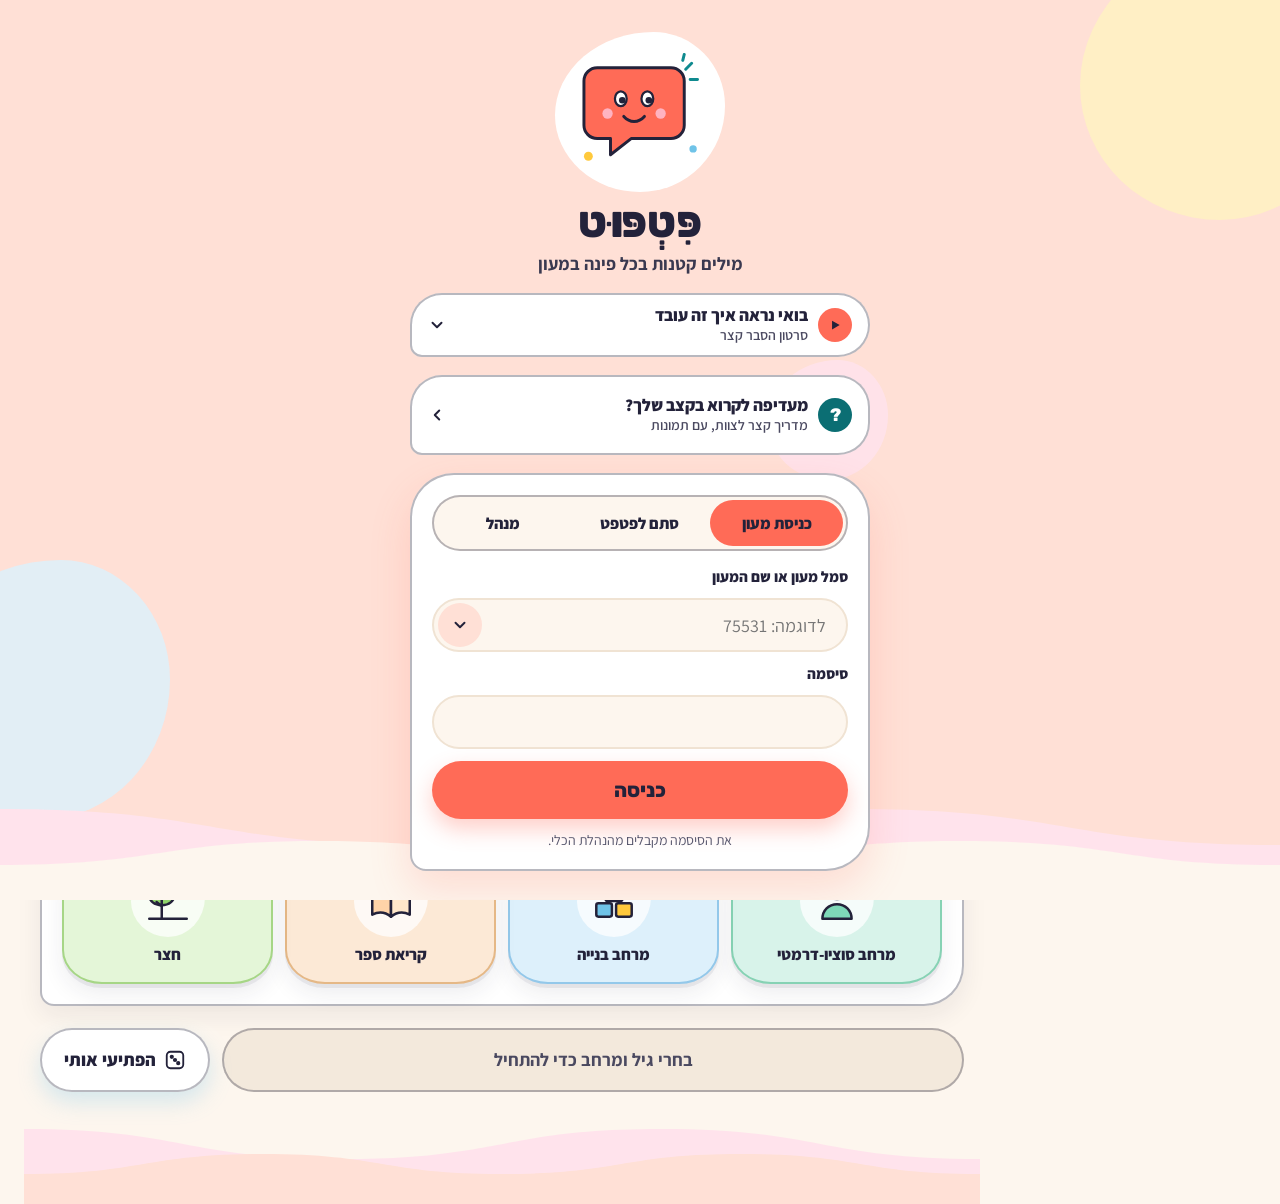
<file: index.html>
<!DOCTYPE html>
<html lang="he" dir="rtl">
<head>
<meta charset="utf-8">
<meta name="viewport" content="width=device-width, initial-scale=1">
<title>פִּטְפּוּט · העשרה שפתית במרחבי המעון</title>
<meta name="description" content="פִּטְפּוּט: פעילויות קצרות להעשרה שפתית במרחבי המעון, לפי שכבת גיל, מרחב וגודל קבוצה.">
<link rel="icon" href="img/logo.svg" type="image/svg+xml">
<link rel="canonical" href="https://pitput.education/">
<meta property="og:type" content="website">
<meta property="og:site_name" content="פִּטְפּוּט">
<meta property="og:locale" content="he_IL">
<meta property="og:url" content="https://pitput.education/">
<meta property="og:title" content="פִּטְפּוּט · מילים קטנות בכל פינה במעון">
<meta property="og:description" content="פעילויות קצרות להעשרה שפתית למחנכות ומטפלות במעונות יום, לפי גיל, מרחב וגודל קבוצה.">
<meta property="og:image" content="https://pitput.education/img/og.png">
<meta property="og:image:secure_url" content="https://pitput.education/img/og.png">
<meta property="og:image:type" content="image/png">
<meta property="og:image:width" content="1200">
<meta property="og:image:height" content="630">
<meta property="og:image:alt" content="פִּטְפּוּט: בועת דיבור מחייכת והכיתוב מילים קטנות בכל פינה במעון">
<meta name="twitter:card" content="summary_large_image">
<meta name="twitter:title" content="פִּטְפּוּט · מילים קטנות בכל פינה במעון">
<meta name="twitter:description" content="פעילויות קצרות להעשרה שפתית למחנכות ומטפלות במעונות יום.">
<meta name="twitter:image" content="https://pitput.education/img/og.png">
<meta name="theme-color" content="#FF6B57">
<link rel="manifest" href="/manifest.webmanifest">
<link rel="apple-touch-icon" href="/img/icons/apple-touch-icon.png">
<meta name="apple-mobile-web-app-capable" content="yes">
<meta name="mobile-web-app-capable" content="yes">
<meta name="apple-mobile-web-app-title" content="פִּטְפּוּט">
<meta name="apple-mobile-web-app-status-bar-style" content="default">
<style>
body{margin:0;background:#FDF6EE;font-family:Assistant,Arial,sans-serif;color:#23223A}
#boot{min-height:100vh;display:flex;flex-direction:column;gap:14px;align-items:center;justify-content:center;font-size:18px;font-weight:700}
#boot img{width:90px;height:auto}
</style>
</head>
<body>
<div id="app"><div id="boot"><img src="img/mascot.svg" alt=""><span>טוען את פִּטְפּוּט...</span></div></div>
<script>
(function () {
  'use strict';
  var SELF_URL = 'https://pitput.education/';
  var OLD_URL = 'https://claude.ai/artifact/HkkGqU3SYFcoXuv8LMrtEU';
  var ASSETS = {
    '/_blob/cf6ba380f849ea66cc5408e188dde6cf': 'img/logo.svg',
    '/_blob/55a5ba60b8c3fe4146b54f13b98b97ec': 'img/mascot.svg',
    '/_blob/354c98f3e60473883735b64c8ba73392': 'img/sp-change.svg',
    '/_blob/76317235b2d777be072194dcca732552': 'img/sp-breakfast.svg',
    '/_blob/aebf80e80c2250811bfc06cb720e5abc': 'img/sp-lunch.svg',
    '/_blob/a86281ecdadf6518f512c141098011a7': 'img/sp-art.svg',
    '/_blob/317406de48312a4ef0c0c4b7436c8dbe': 'img/sp-socio.svg',
    '/_blob/cb157eb671f02d51afefe2601ba92a76': 'img/sp-build.svg',
    '/_blob/c2afdd090610df5a838cb0373e5caf1b': 'img/sp-book.svg',
    '/_blob/6fcbcaeb90e701c39a036db30b1db984': 'img/sp-yard.svg'
  };
  var EVT = { onclick: 'click', onchange: 'change', oninput: 'input', onkeydown: 'keydown', onfocus: 'focus', onblur: 'blur', onsubmit: 'submit' };
  var HOLE = /\{\{\s*([^}]+?)\s*\}\}/g;
  var appEl = document.getElementById('app');

  function get(scope, path) {
    path = String(path).trim();
    if (path === 'true') return true;
    if (path === 'false') return false;
    if (path === 'null') return null;
    if (/^-?\d+(\.\d+)?$/.test(path)) return Number(path);
    var parts = path.split('.'), v = scope;
    for (var i = 0; i < parts.length; i++) { if (v == null) return undefined; v = v[parts[i]]; }
    return v;
  }
  function interp(str, scope) { return str.replace(HOLE, function (_, p) { var v = get(scope, p); return v == null ? '' : String(v); }); }
  function whole(str) { var m = /^\s*\{\{\s*([^}]+?)\s*\}\}\s*$/.exec(str || ''); return m ? m[1] : null; }

  function kids(node, scope, out) { for (var c = node.firstChild; c; c = c.nextSibling) render(c, scope, out); }
  function render(node, scope, out) {
    if (node.nodeType === 3) { out.push(document.createTextNode(interp(node.nodeValue, scope))); return; }
    if (node.nodeType !== 1) return;
    var tag = node.localName;
    if (tag === 'helmet' || tag === 'script') return;
    if (tag === 'sc-if') { var p = whole(node.getAttribute('value')); if (p && get(scope, p)) kids(node, scope, out); return; }
    if (tag === 'sc-for') {
      var lp = whole(node.getAttribute('list')), arr = lp ? get(scope, lp) : null, as = node.getAttribute('as') || 'item';
      if (arr && arr.length) for (var i = 0; i < arr.length; i++) { var s = Object.create(scope); s[as] = arr[i]; s.$index = i; kids(node, s, out); }
      return;
    }
    var el = document.createElementNS(node.namespaceURI || 'http://www.w3.org/1999/xhtml', tag);
    var h = {};
    for (var j = 0; j < node.attributes.length; j++) {
      var a = node.attributes[j], n = a.name, ln = n.toLowerCase();
      if (ln.indexOf('hint-') === 0) continue;
      if (EVT[ln]) { var hp = whole(a.value), fn = hp ? get(scope, hp) : null; if (typeof fn === 'function') h[EVT[ln]] = fn; continue; }
      var wp = whole(a.value), val = wp ? get(scope, wp) : interp(a.value, scope);
      if (val === false || val == null) continue;
      if (val === true) val = '';
      el.setAttribute(n, String(val));
    }
    el.__h = h;
    var sub = []; kids(node, scope, sub);
    for (var k = 0; k < sub.length; k++) el.appendChild(sub[k]);
    out.push(el);
  }

  function bindEl(el) {
    if (!el.__h) return;
    el.__b = el.__b || {};
    Object.keys(el.__h).forEach(function (type) {
      if (el.__b[type]) return;
      el.__b[type] = true;
      el.addEventListener(type, function (e) { var f = el.__h && el.__h[type]; if (f) f(e); });
    });
  }
  function bindTree(n) {
    if (n.nodeType !== 1) return;
    bindEl(n);
    for (var c = n.firstChild; c; c = c.nextSibling) bindTree(c);
  }
  function morph(a, b) {
    if (a.nodeType !== b.nodeType || a.nodeName !== b.nodeName || a.namespaceURI !== b.namespaceURI) {
      a.parentNode.replaceChild(b, a); bindTree(b); return;
    }
    if (a.nodeType === 3) { if (a.nodeValue !== b.nodeValue) a.nodeValue = b.nodeValue; return; }
    var i, at;
    for (i = 0; i < b.attributes.length; i++) { at = b.attributes[i]; if (a.getAttribute(at.name) !== at.value) a.setAttribute(at.name, at.value); }
    for (i = a.attributes.length - 1; i >= 0; i--) { at = a.attributes[i]; if (!b.hasAttribute(at.name)) a.removeAttribute(at.name); }
    a.__h = b.__h; bindEl(a);
    morphKids(a, Array.prototype.slice.call(b.childNodes));
  }
  function morphKids(parent, list) {
    for (var i = 0; i < list.length; i++) {
      var cur = parent.childNodes[i];
      if (cur) morph(cur, list[i]); else { parent.appendChild(list[i]); bindTree(list[i]); }
    }
    while (parent.childNodes.length > list.length) parent.removeChild(parent.lastChild);
  }

  var tpl = null, comp = null, queued = false, pending = [];
  function flush() {
    queued = false;
    var vals = comp.renderVals() || {};
    var out = [];
    kids(tpl, vals, out);
    morphKids(appEl, out);
    var cbs = pending; pending = [];
    cbs.forEach(function (f) { try { f(); } catch (e) { console.error(e); } });
  }
  function schedule() { if (!queued) { queued = true; Promise.resolve().then(flush); } }

  function DCLogic(props) { this.props = props || {}; this.state = {}; }
  DCLogic.prototype.setState = function (o, cb) {
    if (typeof o === 'function') o = o(this.state, this.props);
    this.state = Object.assign({}, this.state, o || {});
    if (cb) pending.push(cb);
    schedule();
  };
  DCLogic.prototype.forceUpdate = function (cb) { if (cb) pending.push(cb); schedule(); };

  function fail(msg) { appEl.innerHTML = '<div id="boot"><img src="img/mascot.svg" alt=""><span></span></div>'; appEl.querySelector('span').textContent = msg; }

  fetch('app.dc.html').then(function (r) { if (!r.ok) throw new Error('HTTP ' + r.status); return r.text(); }).then(function (text) {
    Object.keys(ASSETS).forEach(function (k) { text = text.split(k).join(ASSETS[k]); });
    if (SELF_URL.indexOf('https://') === 0) text = text.split(OLD_URL).join(SELF_URL);
    var doc = new DOMParser().parseFromString(text, 'text/html');
    var xdc = doc.querySelector('x-dc');
    var code = doc.querySelector('script[data-dc-script]');
    if (!xdc || !code) throw new Error('missing template');
    var helmet = xdc.querySelector('helmet');
    if (helmet) Array.prototype.slice.call(helmet.children).forEach(function (n) {
      if (n.localName === 'link' || n.localName === 'style') document.head.appendChild(document.importNode(n, true));
    });
    tpl = xdc;
    var Comp = new Function('DCLogic', code.textContent + '\n;return Component;')(DCLogic);
    comp = new Comp({});
    appEl.innerHTML = '';
    flush();
    if (typeof comp.componentDidMount === 'function') comp.componentDidMount();
  }).catch(function (e) { console.error(e); fail('לא הצלחנו לטעון את פִּטְפּוּט. נסי לרענן את הדף.'); });
})();
</script>
<script>
if ('serviceWorker' in navigator && window.isSecureContext) {
  window.addEventListener('load', function () { navigator.serviceWorker.register('/sw.js').catch(function () {}); });
}
</script>
</body>
</html>
</file>
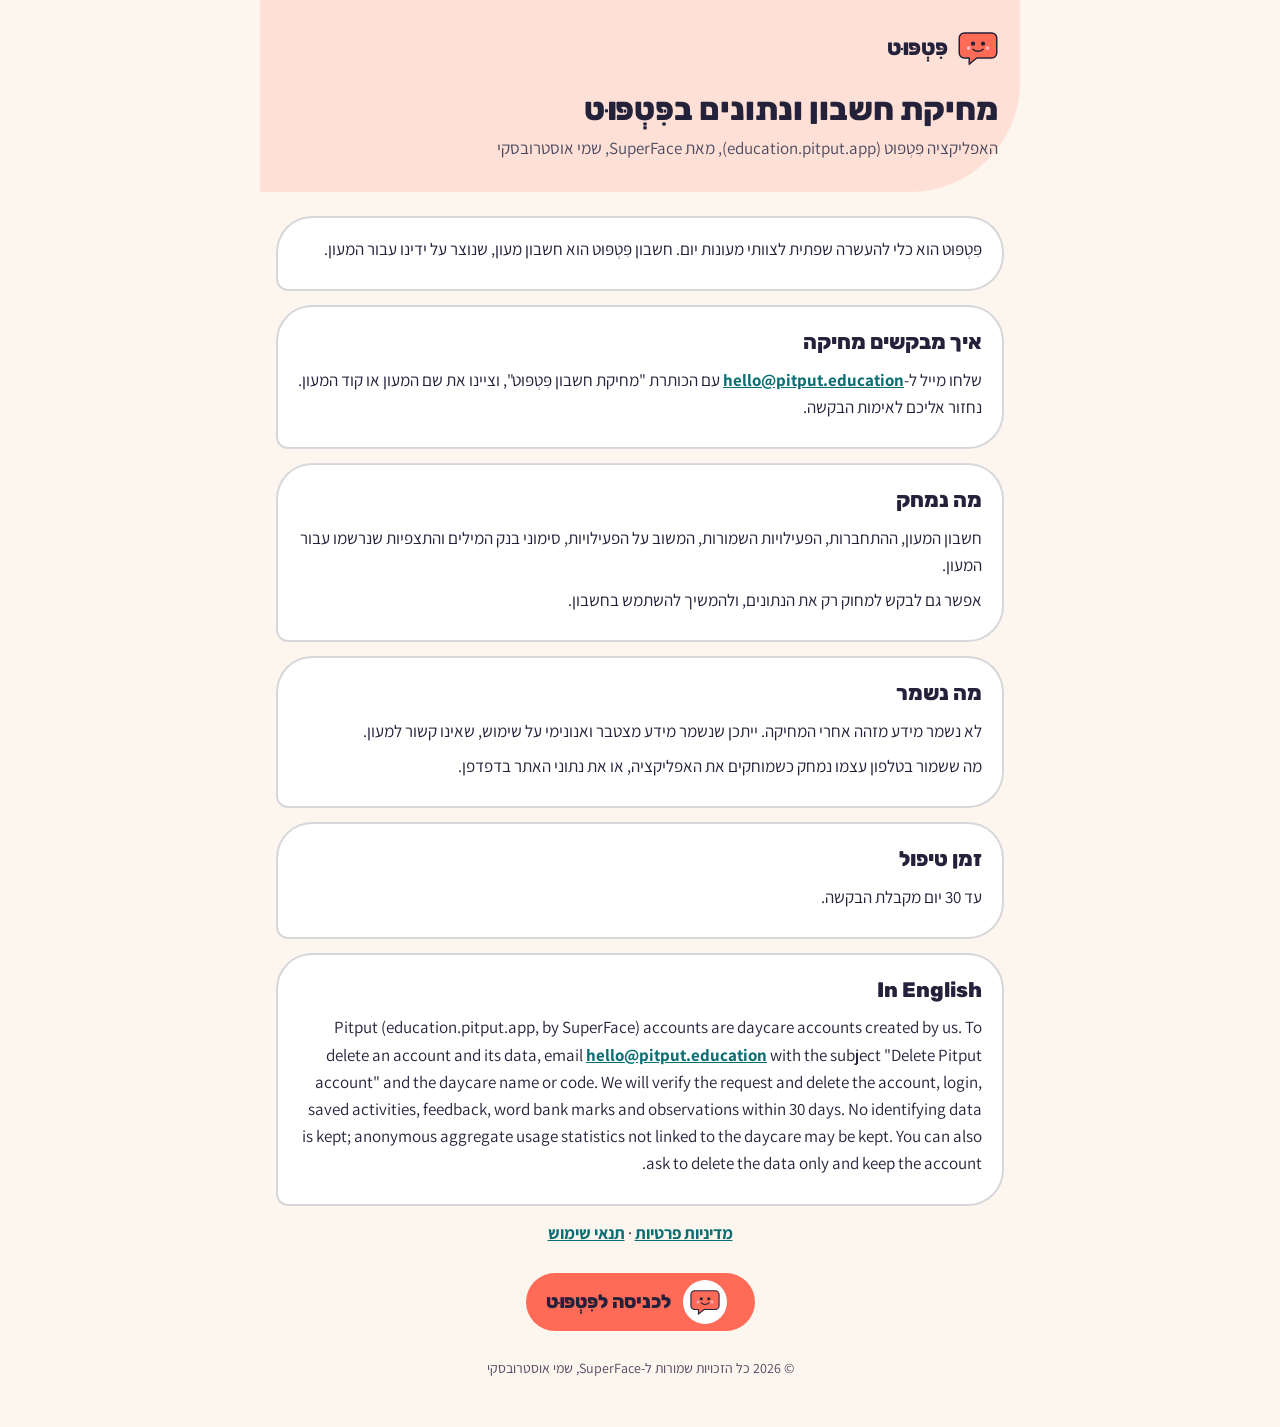
<file: delete-account/index.html>
<!DOCTYPE html>
<html lang="he" dir="rtl">
<head>
<meta charset="utf-8">
<meta name="viewport" content="width=device-width, initial-scale=1">
<title>מחיקת חשבון ונתונים בפִּטְפּוּט</title>
<meta name="description" content="איך מבקשים למחוק חשבון ונתונים בפִּטְפּוּט.">
<link rel="canonical" href="https://pitput.education/delete-account/">
<link rel="icon" href="/img/logo.svg" type="image/svg+xml">
<meta name="theme-color" content="#FF6B57">
<link rel="stylesheet" href="/fonts/fonts.css">
<style>
:root{--coral:#FF6B57;--ink:#23223A;--teal:#0B6E73;--sand:#FDF6EE;--muted:#4A4960}
*{box-sizing:border-box}
body{margin:0;background:var(--sand);color:var(--ink);font-family:Assistant,Arial,sans-serif;font-size:17px;line-height:1.6;text-align:right}
.wrap{max-width:760px;margin:0 auto;padding:0 16px 48px}
header{background:#FFE0D6;border-radius:0 0 110px 0;padding:28px 22px 30px;margin:0 -16px 24px}
.brand{display:inline-flex;align-items:center;gap:10px;font-family:Rubik,Arial,sans-serif;font-weight:800;font-size:22px;color:var(--ink);text-decoration:none}
.brand img{width:40px;height:40px}
h1{font-family:Rubik,Arial,sans-serif;font-weight:800;font-size:32px;line-height:1.2;margin:14px 0 6px}
header p{margin:0;color:var(--muted)}
section{background:#fff;border-radius:36px 36px 36px 12px;padding:20px 22px;margin:0 0 14px;box-shadow:inset 0 0 0 2px rgba(35,34,58,.18)}
h2{font-family:Rubik,Arial,sans-serif;font-weight:800;font-size:21px;margin:0 0 8px}
p{margin:0 0 8px}
ul{margin:0 0 8px;padding:0 20px 0 0}
li{margin:0 0 6px}
a{color:var(--teal);font-weight:700}
.go{display:flex;align-items:center;justify-content:center;gap:12px;width:max-content;margin:26px auto 0;min-height:58px;padding:0 28px 0 20px;border-radius:999px;background:var(--coral);color:var(--ink);text-decoration:none;font-family:Rubik,Arial,sans-serif;font-weight:800;font-size:19px}
.go .ic{width:44px;height:44px;border-radius:50%;background:#fff;display:flex;align-items:center;justify-content:center}
.go img{width:30px;height:30px}
footer{text-align:center;color:var(--muted);font-size:14px;margin-top:26px}
</style>
</head>
<body>
<div class="wrap">
<header>
 <a class="brand" href="https://pitput.education/"><img src="/img/logo.svg" alt="">פִּטְפּוּט</a>
 <h1>מחיקת חשבון ונתונים בפִּטְפּוּט</h1>
 <p>האפליקציה פִּטְפּוּט (education.pitput.app), מאת SuperFace, שמי אוסטרובסקי</p>
</header>

<section>
 <p>פִּטְפּוּט הוא כלי להעשרה שפתית לצוותי מעונות יום. חשבון פִּטְפּוּט הוא חשבון מעון, שנוצר על ידינו עבור המעון.</p>
</section>

<section>
 <h2>איך מבקשים מחיקה</h2>
 <p>שלחו מייל ל-<a href="mailto:hello@pitput.education?subject=%D7%9E%D7%97%D7%99%D7%A7%D7%AA%20%D7%97%D7%A9%D7%91%D7%95%D7%9F%20%D7%A4%D6%B4%D6%BC%D7%98%D6%B0%D7%A4%D6%BC%D7%95%D6%BC%D7%98">hello@pitput.education</a> עם הכותרת "מחיקת חשבון פִּטְפּוּט", וציינו את שם המעון או קוד המעון. נחזור אליכם לאימות הבקשה.</p>
</section>

<section>
 <h2>מה נמחק</h2>
 <p>חשבון המעון, ההתחברות, הפעילויות השמורות, המשוב על הפעילויות, סימוני בנק המילים והתצפיות שנרשמו עבור המעון.</p>
 <p>אפשר גם לבקש למחוק רק את הנתונים, ולהמשיך להשתמש בחשבון.</p>
</section>

<section>
 <h2>מה נשמר</h2>
 <p>לא נשמר מידע מזהה אחרי המחיקה. ייתכן שנשמר מידע מצטבר ואנונימי על שימוש, שאינו קשור למעון.</p>
 <p>מה ששמור בטלפון עצמו נמחק כשמוחקים את האפליקציה, או את נתוני האתר בדפדפן.</p>
</section>

<section>
 <h2>זמן טיפול</h2>
 <p>עד 30 יום מקבלת הבקשה.</p>
</section>

<section>
 <h2>In English</h2>
 <p>Pitput (education.pitput.app, by SuperFace) accounts are daycare accounts created by us. To delete an account and its data, email <a href="mailto:hello@pitput.education">hello@pitput.education</a> with the subject "Delete Pitput account" and the daycare name or code. We will verify the request and delete the account, login, saved activities, feedback, word bank marks and observations within 30 days. No identifying data is kept; anonymous aggregate usage statistics not linked to the daycare may be kept. You can also ask to delete the data only and keep the account.</p>
</section>

<p style="text-align:center"><a href="/privacy/">מדיניות פרטיות</a> · <a href="/terms/">תנאי שימוש</a></p>
<a class="go" href="https://pitput.education/"><span class="ic"><img src="/img/logo.svg" alt=""></span>לכניסה לפִּטְפּוּט</a>
<footer>© 2026 כל הזכויות שמורות ל-SuperFace, שמי אוסטרובסקי</footer>
</div>
</body>
</html>
</file>
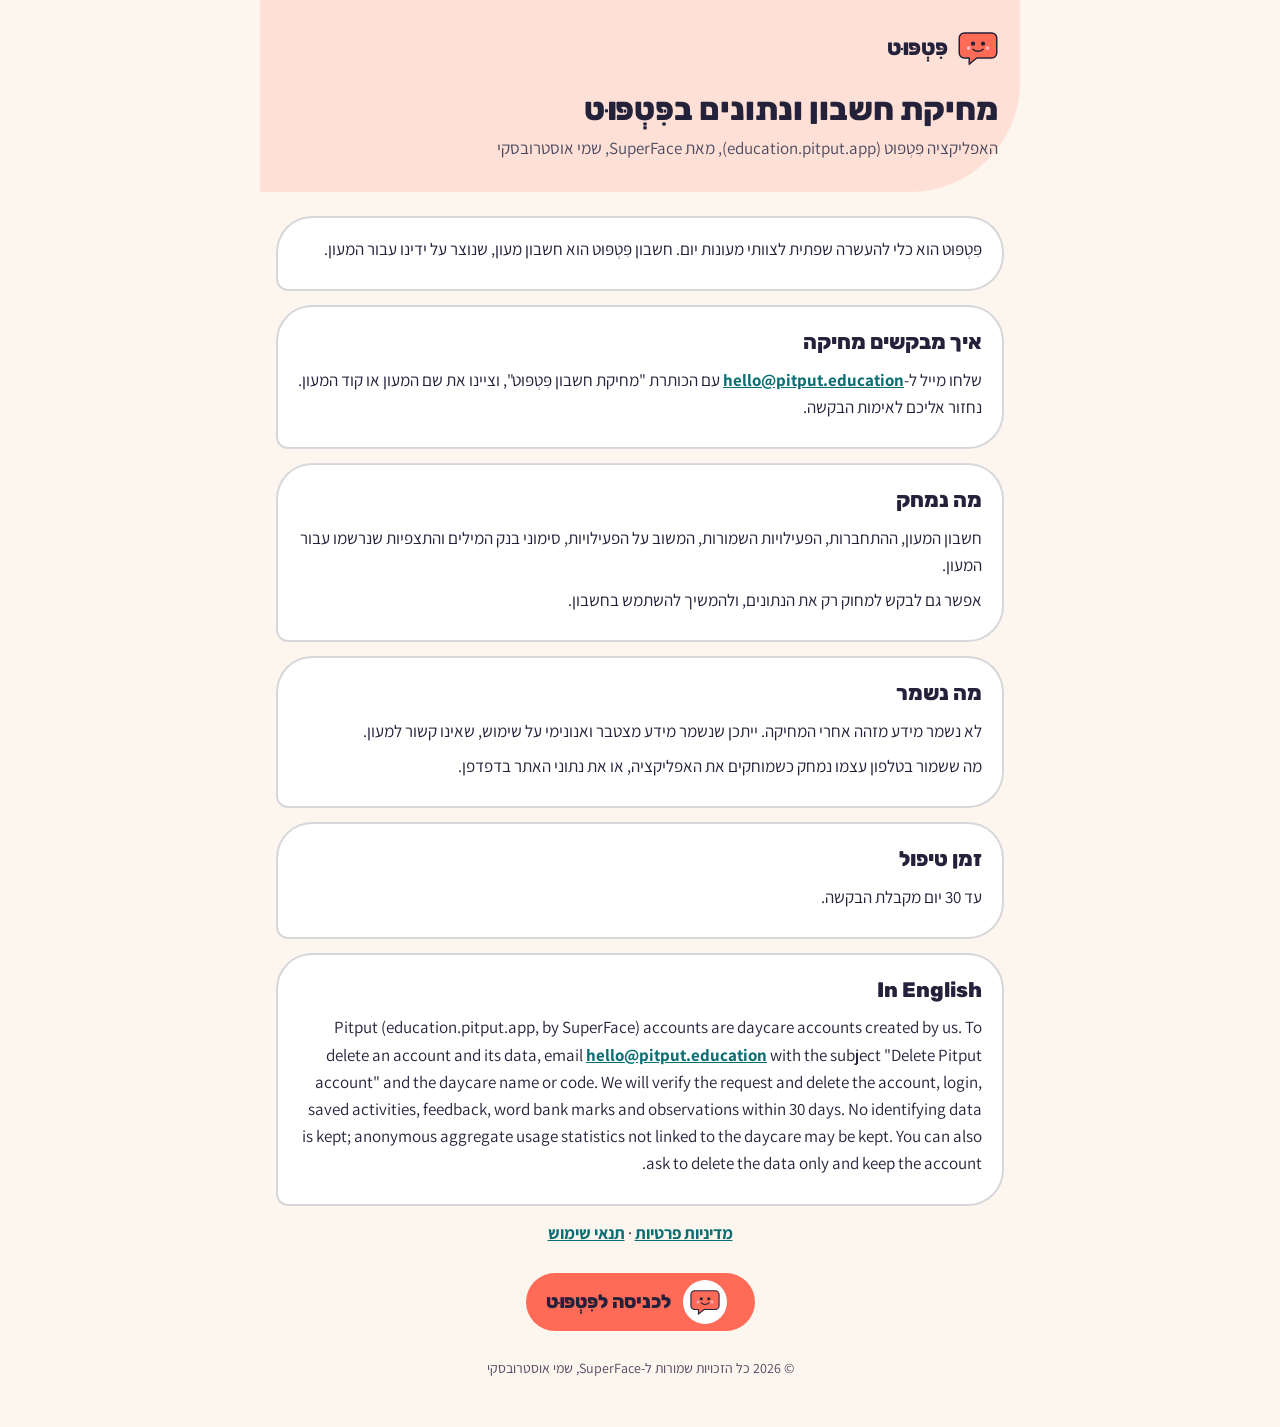
<file: delete-data/index.html>
<!DOCTYPE html><html lang="he" dir="rtl"><head><meta charset="utf-8"><title>מחיקת חשבון ונתונים בפִּטְפּוּט</title><link rel="canonical" href="https://pitput.education/delete-account/"><meta http-equiv="refresh" content="0; url=/delete-account/"></head><body><a href="/delete-account/">מחיקת חשבון ונתונים</a></body></html>
</file>
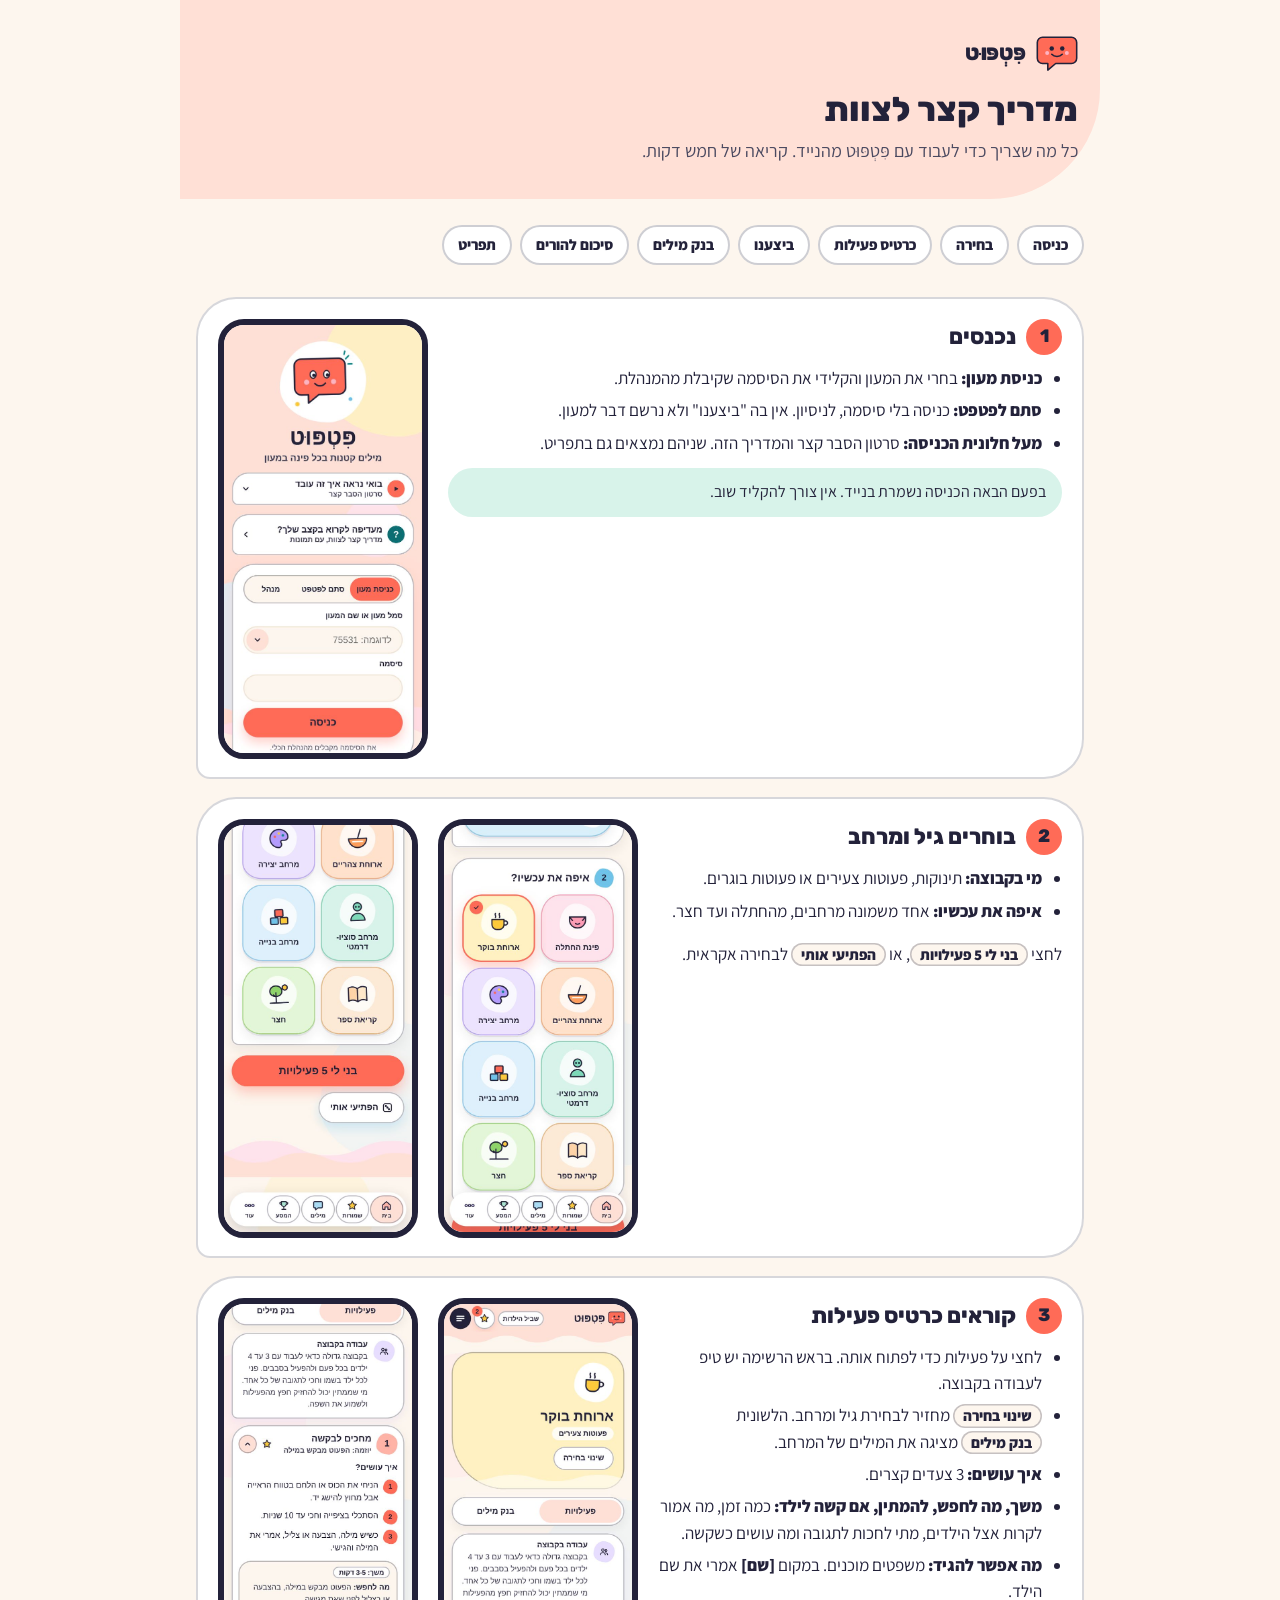
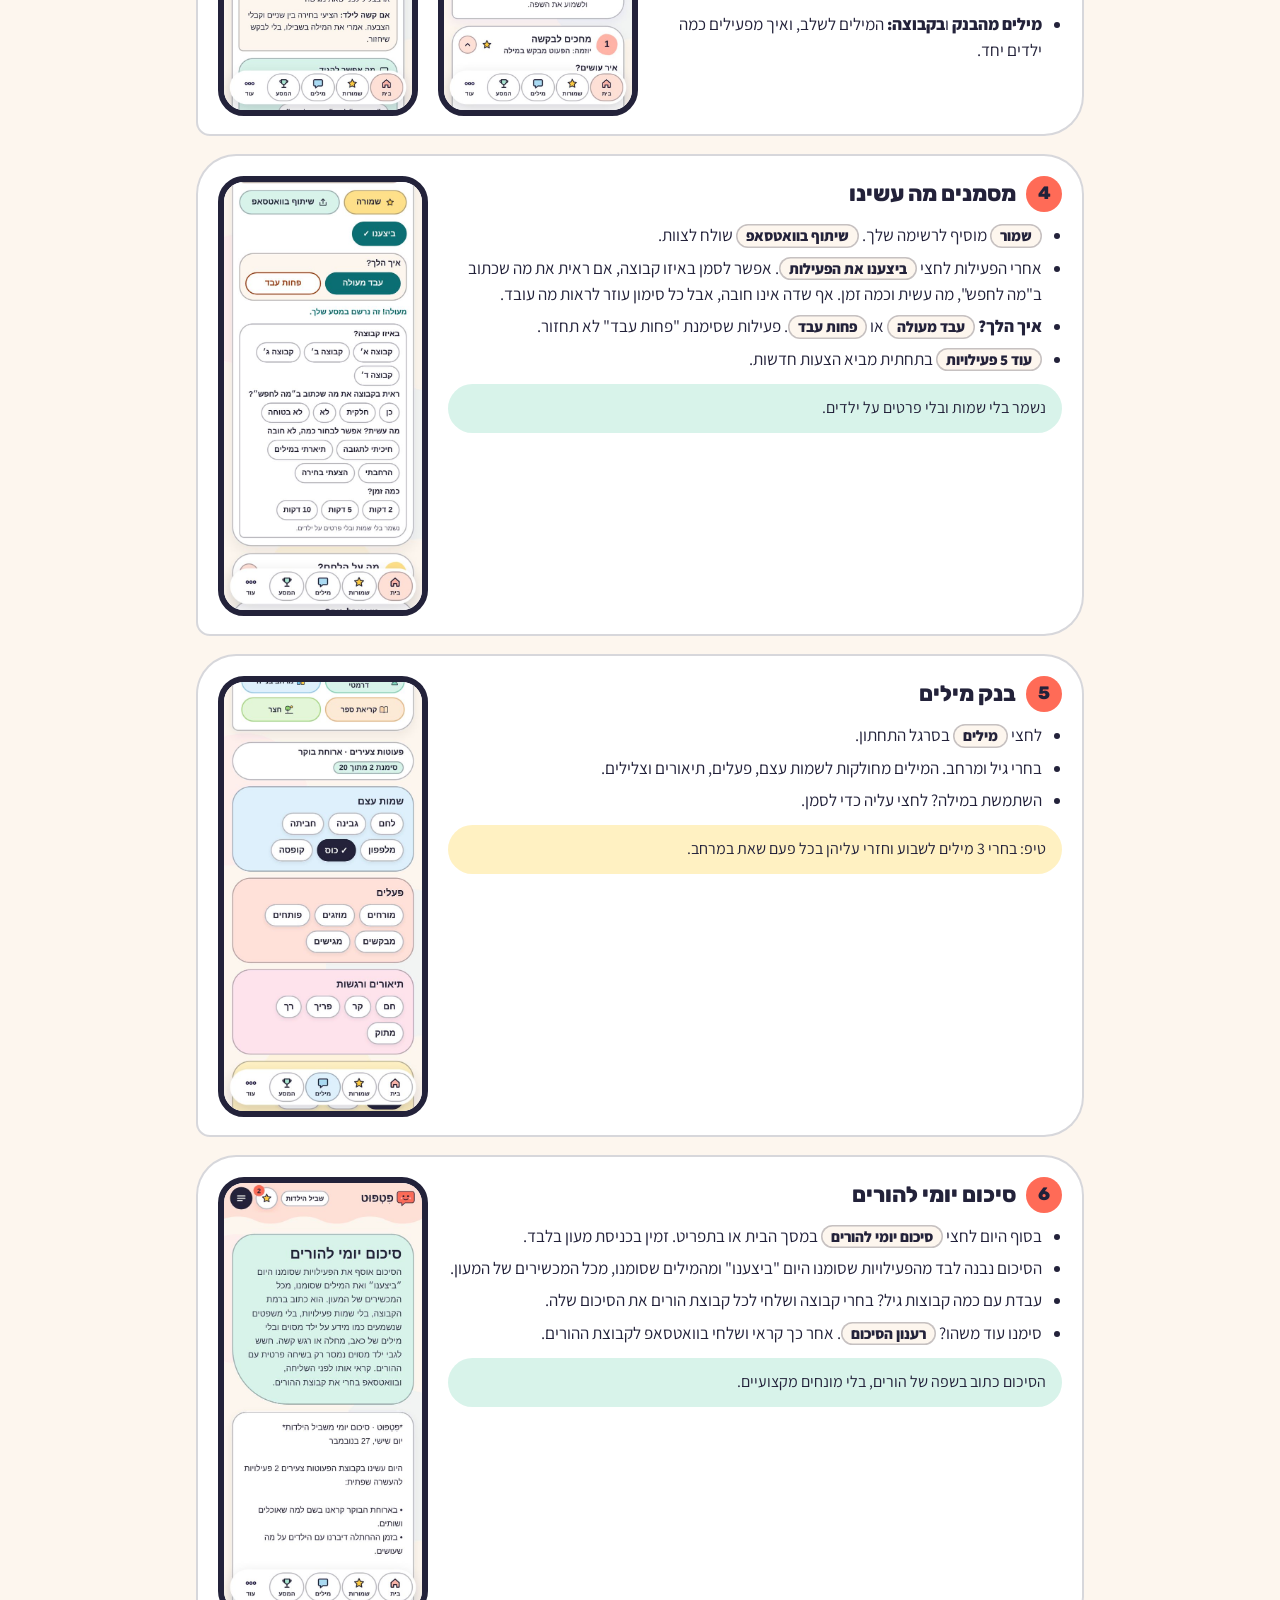
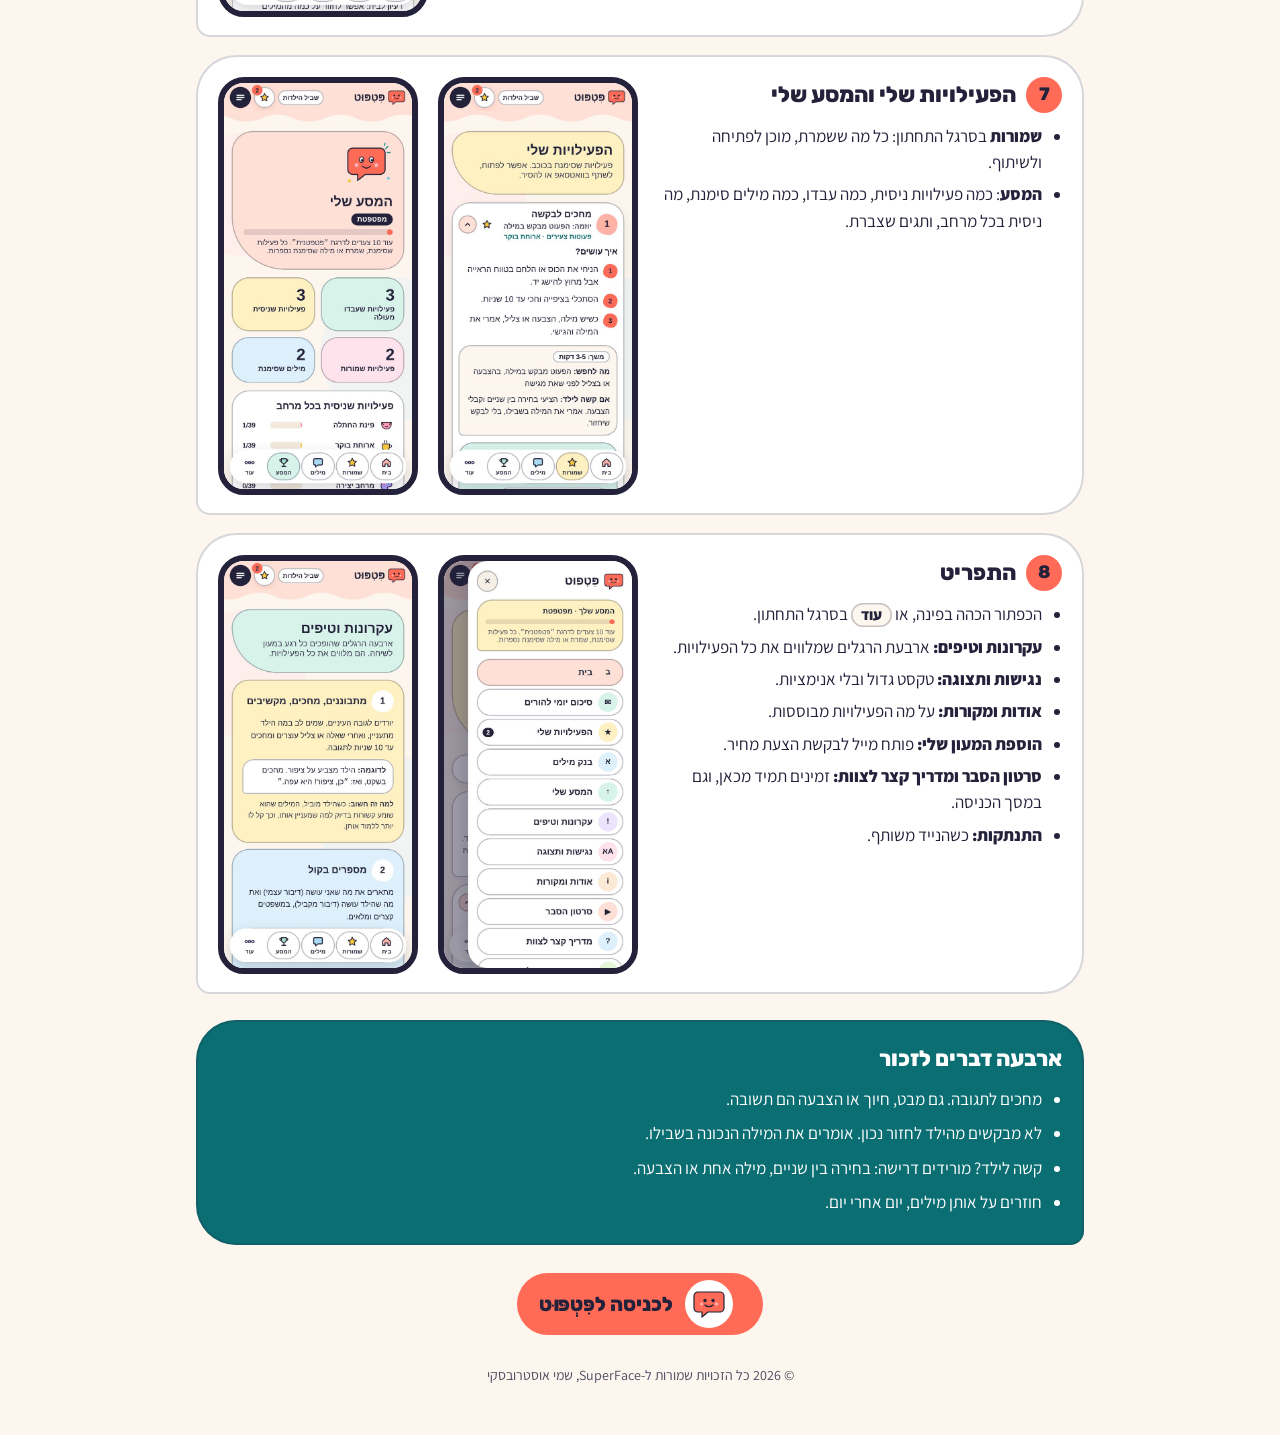
<file: guide/index.html>
<!DOCTYPE html>
<html lang="he" dir="rtl">
<head>
<meta charset="utf-8">
<meta name="viewport" content="width=device-width, initial-scale=1">
<title>מדריך קצר לצוות: פִּטְפּוּט</title>
<meta name="description" content="כל מה שצריך כדי לעבוד עם פִּטְפּוּט מהנייד, בחמש דקות קריאה.">
<meta property="og:type" content="article">
<meta property="og:site_name" content="פִּטְפּוּט">
<meta property="og:locale" content="he_IL">
<meta property="og:url" content="https://pitput.education/guide/">
<meta property="og:title" content="מדריך קצר לצוות: פִּטְפּוּט">
<meta property="og:description" content="כל מה שצריך כדי לעבוד עם פִּטְפּוּט מהנייד, בחמש דקות קריאה.">
<meta property="og:image" content="https://pitput.education/guide/img/og.png">
<meta property="og:image:secure_url" content="https://pitput.education/guide/img/og.png">
<meta property="og:image:type" content="image/png">
<meta property="og:image:width" content="1200">
<meta property="og:image:height" content="630">
<meta property="og:image:alt" content="מדריך קצר לצוות של פִּטְפּוּט, עם צילומי מסך מהנייד">
<meta name="twitter:card" content="summary_large_image">
<meta name="twitter:image" content="https://pitput.education/guide/img/og.png">
<link rel="icon" href="img/logo.svg" type="image/svg+xml">
<link rel="stylesheet" href="/fonts/fonts.css">
<style>
:root{--coral:#FF6B57;--ink:#23223A;--teal:#0B6E73;--sand:#FDF6EE;--yellow:#FFC93C;--muted:#4A4960}
*{box-sizing:border-box}
body{margin:0;background:var(--sand);color:var(--ink);font-family:Assistant,Arial,sans-serif;font-size:17px;line-height:1.55;text-align:right}
.wrap{max-width:920px;margin:0 auto;padding:0 16px 48px}
header{background:#FFE0D6;border-radius:0 0 110px 0;padding:32px 22px 34px;margin:0 -16px 26px;position:relative;overflow:hidden}
header .brand{color:var(--ink);text-decoration:none;width:max-content;display:flex;align-items:center;gap:10px;font-family:Rubik,Arial,sans-serif;font-weight:800;font-size:22px}
header .brand img{width:42px;height:42px}
h1{font-family:Rubik,Arial,sans-serif;font-weight:800;font-size:34px;line-height:1.15;margin:16px 0 8px}
header p{margin:0;font-size:18px;color:var(--muted);max-width:30em}
.toc{display:flex;flex-wrap:wrap;gap:8px;margin:0 0 26px;padding:0;list-style:none}
.toc a{display:inline-block;min-height:40px;line-height:40px;padding:0 16px;border-radius:999px;background:#fff;color:var(--ink);text-decoration:none;font-weight:800;font-size:15px;box-shadow:inset 0 0 0 2px rgba(35,34,58,.22)}
section{background:#fff;border-radius:40px 40px 40px 14px;padding:22px 22px 20px;margin:0 0 18px;box-shadow:inset 0 0 0 2px rgba(35,34,58,.18);display:grid;grid-template-columns:1fr 210px;gap:20px;align-items:start;break-inside:avoid}
section.two{grid-template-columns:1.2fr 200px 200px}
.num{display:inline-flex;align-items:center;justify-content:center;width:36px;height:36px;border-radius:999px;background:var(--coral);color:var(--ink);font-family:Rubik,Arial,sans-serif;font-weight:800;font-size:18px;margin-left:10px;flex:none}
h2{font-family:Rubik,Arial,sans-serif;font-weight:800;font-size:22px;margin:0 0 10px;display:flex;align-items:center}
ul{margin:0;padding:0 20px 0 0}
li{margin:0 0 6px}
b{font-weight:800}
.phone{width:100%;border-radius:26px;border:6px solid var(--ink);display:block;background:var(--ink)}
.note{background:#D8F3EA;border-radius:26px;padding:12px 16px;margin-top:12px;font-size:16px}
.warn{background:#FFF1C2}
.pill{display:inline-block;padding:0 10px;border-radius:999px;background:#FDF6EE;box-shadow:inset 0 0 0 1.5px rgba(35,34,58,.25);font-weight:800;font-size:15px;white-space:nowrap}
.rules{background:var(--teal);color:#fff;border-radius:40px 40px 14px 40px;padding:22px;margin:26px 0 18px;display:block}
.rules h2{color:#fff}
.rules li{margin-bottom:8px}
.go{display:flex;align-items:center;justify-content:center;gap:12px;width:max-content;margin:28px auto 0;min-height:62px;padding:0 30px 0 22px;border-radius:999px;background:var(--coral);color:var(--ink);text-decoration:none;font-family:Rubik,Arial,sans-serif;font-weight:800;font-size:20px}
.go .ic{width:48px;height:48px;border-radius:50%;background:#fff;display:flex;align-items:center;justify-content:center;flex:none}
.go img{width:32px;height:32px;display:block;object-fit:contain}
footer{text-align:center;color:var(--muted);font-size:14px;margin-top:30px}
@media (max-width:620px){
 section,section.two{grid-template-columns:1fr}
 .phone{max-width:250px;margin:0 auto}
 section.two .phone{max-width:200px}
 section.two{grid-template-columns:1fr 1fr}
 section.two>div:first-child{grid-column:1 / -1}
 h1{font-size:30px}
}
@media print{
 body{background:#fff;font-size:13px}
 header{border-radius:0 0 60px 0}
 section{grid-template-columns:1fr 150px;padding:14px}
 section.two{grid-template-columns:1fr 150px 150px}
 .toc{display:none}
}
</style>
</head>
<body>
<div class="wrap">
<header>
 <a class="brand" href="https://pitput.education/" aria-label="מעבר למערכת פִּטְפּוּט"><img src="img/logo.svg" alt="">פִּטְפּוּט</a>
 <h1>מדריך קצר לצוות</h1>
 <p>כל מה שצריך כדי לעבוד עם פִּטְפּוּט מהנייד. קריאה של חמש דקות.</p>
</header>

<ul class="toc">
 <li><a href="#login">כניסה</a></li><li><a href="#pick">בחירה</a></li><li><a href="#card">כרטיס פעילות</a></li>
 <li><a href="#fb">ביצענו</a></li><li><a href="#words">בנק מילים</a></li><li><a href="#daily">סיכום להורים</a></li><li><a href="#menu">תפריט</a></li>
</ul>

<section id="login">
 <div>
  <h2><span class="num">1</span>נכנסים</h2>
  <ul>
   <li><b>כניסת מעון:</b> בחרי את המעון והקלידי את הסיסמה שקיבלת מהמנהלת.</li>
   <li><b>סתם לפטפט:</b> כניסה בלי סיסמה, לניסיון. אין בה "ביצענו" ולא נרשם דבר למעון.</li>
   <li><b>מעל חלונית הכניסה:</b> סרטון הסבר קצר והמדריך הזה. שניהם נמצאים גם בתפריט.</li>
  </ul>
  <div class="note">בפעם הבאה הכניסה נשמרת בנייד. אין צורך להקליד שוב.</div>
 </div>
 <img class="phone" src="img/01-login.jpg" alt="מסך הכניסה">
</section>

<section id="pick" class="two">
 <div>
  <h2><span class="num">2</span>בוחרים גיל ומרחב</h2>
  <ul>
   <li><b>מי בקבוצה:</b> תינוקות, פעוטות צעירים או פעוטות בוגרים.</li>
   <li><b>איפה את עכשיו:</b> אחד משמונה מרחבים, מהחתלה ועד חצר.</li>
  </ul>
  <p>לחצי <span class="pill">בני לי 5 פעילויות</span>, או <span class="pill">הפתיעי אותי</span> לבחירה אקראית.</p>
 </div>
 <img class="phone" src="img/05-space.jpg" alt="בחירת מרחב">
 <img class="phone" src="img/06-go.jpg" alt="כפתורי בני לי והפתיעי אותי">
</section>

<section id="card" class="two">
 <div>
  <h2><span class="num">3</span>קוראים כרטיס פעילות</h2>
  <ul>
   <li>לחצי על פעילות כדי לפתוח אותה. בראש הרשימה יש טיפ לעבודה בקבוצה.</li>
   <li><span class="pill">שינוי בחירה</span> מחזיר לבחירת גיל ומרחב. הלשונית <span class="pill">בנק מילים</span> מציגה את המילים של המרחב.</li>
   <li><b>איך עושים:</b> 3 צעדים קצרים.</li>
   <li><b>משך, מה לחפש, להמתין, אם קשה לילד:</b> כמה זמן, מה אמור לקרות אצל הילדים, מתי לחכות לתגובה ומה עושים כשקשה.</li>
   <li><b>מה אפשר להגיד:</b> משפטים מוכנים. במקום <b>[שם]</b> אמרי את שם הילד.</li>
   <li><b>מילים מהבנק</b> ו<b>בקבוצה:</b> המילים לשלב, ואיך מפעילים כמה ילדים יחד.</li>
  </ul>
 </div>
 <img class="phone" src="img/07-results.jpg" alt="רשימת הפעילויות">
 <img class="phone" src="img/08-card.jpg" alt="כרטיס פעילות פתוח">
</section>

<section id="fb">
 <div>
  <h2><span class="num">4</span>מסמנים מה עשינו</h2>
  <ul>
   <li><span class="pill">שמור</span> מוסיף לרשימה שלך. <span class="pill">שיתוף בוואטסאפ</span> שולח לצוות.</li>
   <li>אחרי הפעילות לחצי <span class="pill">ביצענו את הפעילות</span>. אפשר לסמן באיזו קבוצה, אם ראית את מה שכתוב ב"מה לחפש", מה עשית וכמה זמן. אף שדה אינו חובה, אבל כל סימון עוזר לראות מה עובד.</li>
   <li><b>איך הלך?</b> <span class="pill">עבד מעולה</span> או <span class="pill">פחות עבד</span>. פעילות שסימנת "פחות עבד" לא תחזור.</li>
   <li><span class="pill">עוד 5 פעילויות</span> בתחתית מביא הצעות חדשות.</li>
  </ul>
  <div class="note">נשמר בלי שמות ובלי פרטים על ילדים.</div>
 </div>
 <img class="phone" src="img/11-feedback.jpg" alt="משוב על פעילות">
</section>

<section id="words">
 <div>
  <h2><span class="num">5</span>בנק מילים</h2>
  <ul>
   <li>לחצי <span class="pill">מילים</span> בסרגל התחתון.</li>
   <li>בחרי גיל ומרחב. המילים מחולקות לשמות עצם, פעלים, תיאורים וצלילים.</li>
   <li>השתמשת במילה? לחצי עליה כדי לסמן.</li>
  </ul>
  <div class="note warn">טיפ: בחרי 3 מילים לשבוע וחזרי עליהן בכל פעם שאת במרחב.</div>
 </div>
 <img class="phone" src="img/14b-words.jpg" alt="בנק מילים">
</section>

<section id="daily">
 <div>
  <h2><span class="num">6</span>סיכום יומי להורים</h2>
  <ul>
   <li>בסוף היום לחצי <span class="pill">סיכום יומי להורים</span> במסך הבית או בתפריט. זמין בכניסת מעון בלבד.</li>
   <li>הסיכום נבנה לבד מהפעילויות שסומנו היום "ביצענו" ומהמילים שסומנו, מכל המכשירים של המעון.</li>
   <li>עבדת עם כמה קבוצות גיל? בחרי קבוצה ושלחי לכל קבוצת הורים את הסיכום שלה.</li>
   <li>סימנו עוד משהו? <span class="pill">רענון הסיכום</span>. אחר כך קראי ושלחי בוואטסאפ לקבוצת ההורים.</li>
  </ul>
  <div class="note">הסיכום כתוב בשפה של הורים, בלי מונחים מקצועיים.</div>
 </div>
 <img class="phone" src="img/17-daily.jpg" alt="סיכום יומי להורים">
</section>

<section id="saved" class="two">
 <div>
  <h2><span class="num">7</span>הפעילויות שלי והמסע שלי</h2>
  <ul>
   <li><b>שמורות</b> בסרגל התחתון: כל מה ששמרת, מוכן לפתיחה ולשיתוף.</li>
   <li><b>המסע</b>: כמה פעילויות ניסית, כמה עבדו, כמה מילים סימנת, מה ניסית בכל מרחב, ותגים שצברת.</li>
  </ul>
 </div>
 <img class="phone" src="img/15-saved.jpg" alt="הפעילויות שלי">
 <img class="phone" src="img/16-journey.jpg" alt="המסע שלי">
</section>

<section id="menu" class="two">
 <div>
  <h2><span class="num">8</span>התפריט</h2>
  <ul>
   <li>הכפתור הכהה בפינה, או <span class="pill">עוד</span> בסרגל התחתון.</li>
   <li><b>עקרונות וטיפים:</b> ארבעת הרגלים שמלווים את כל הפעילויות.</li>
   <li><b>נגישות ותצוגה:</b> טקסט גדול ובלי אנימציות.</li>
   <li><b>אודות ומקורות:</b> על מה הפעילויות מבוססות.</li>
   <li><b>הוספת המעון שלי:</b> פותח מייל לבקשת הצעת מחיר.</li>
   <li><b>סרטון הסבר ומדריך קצר לצוות:</b> זמינים תמיד מכאן, וגם במסך הכניסה.</li>
   <li><b>התנתקות:</b> כשהנייד משותף.</li>
  </ul>
 </div>
 <img class="phone" src="img/13-menu.jpg" alt="התפריט">
 <img class="phone" src="img/20-tips.jpg" alt="עקרונות וטיפים">
</section>

<section class="rules">
 <div>
  <h2>ארבעה דברים לזכור</h2>
  <ul>
   <li>מחכים לתגובה. גם מבט, חיוך או הצבעה הם תשובה.</li>
   <li>לא מבקשים מהילד לחזור נכון. אומרים את המילה הנכונה בשבילו.</li>
   <li>קשה לילד? מורידים דרישה: בחירה בין שניים, מילה אחת או הצבעה.</li>
   <li>חוזרים על אותן מילים, יום אחרי יום.</li>
  </ul>
 </div>
</section>

<a class="go" href="https://pitput.education/"><span class="ic"><img src="img/logo.svg" alt=""></span>לכניסה לפִּטְפּוּט</a>
<footer>© 2026 כל הזכויות שמורות ל-SuperFace, שמי אוסטרובסקי</footer>
</div>
</body>
</html>
</file>
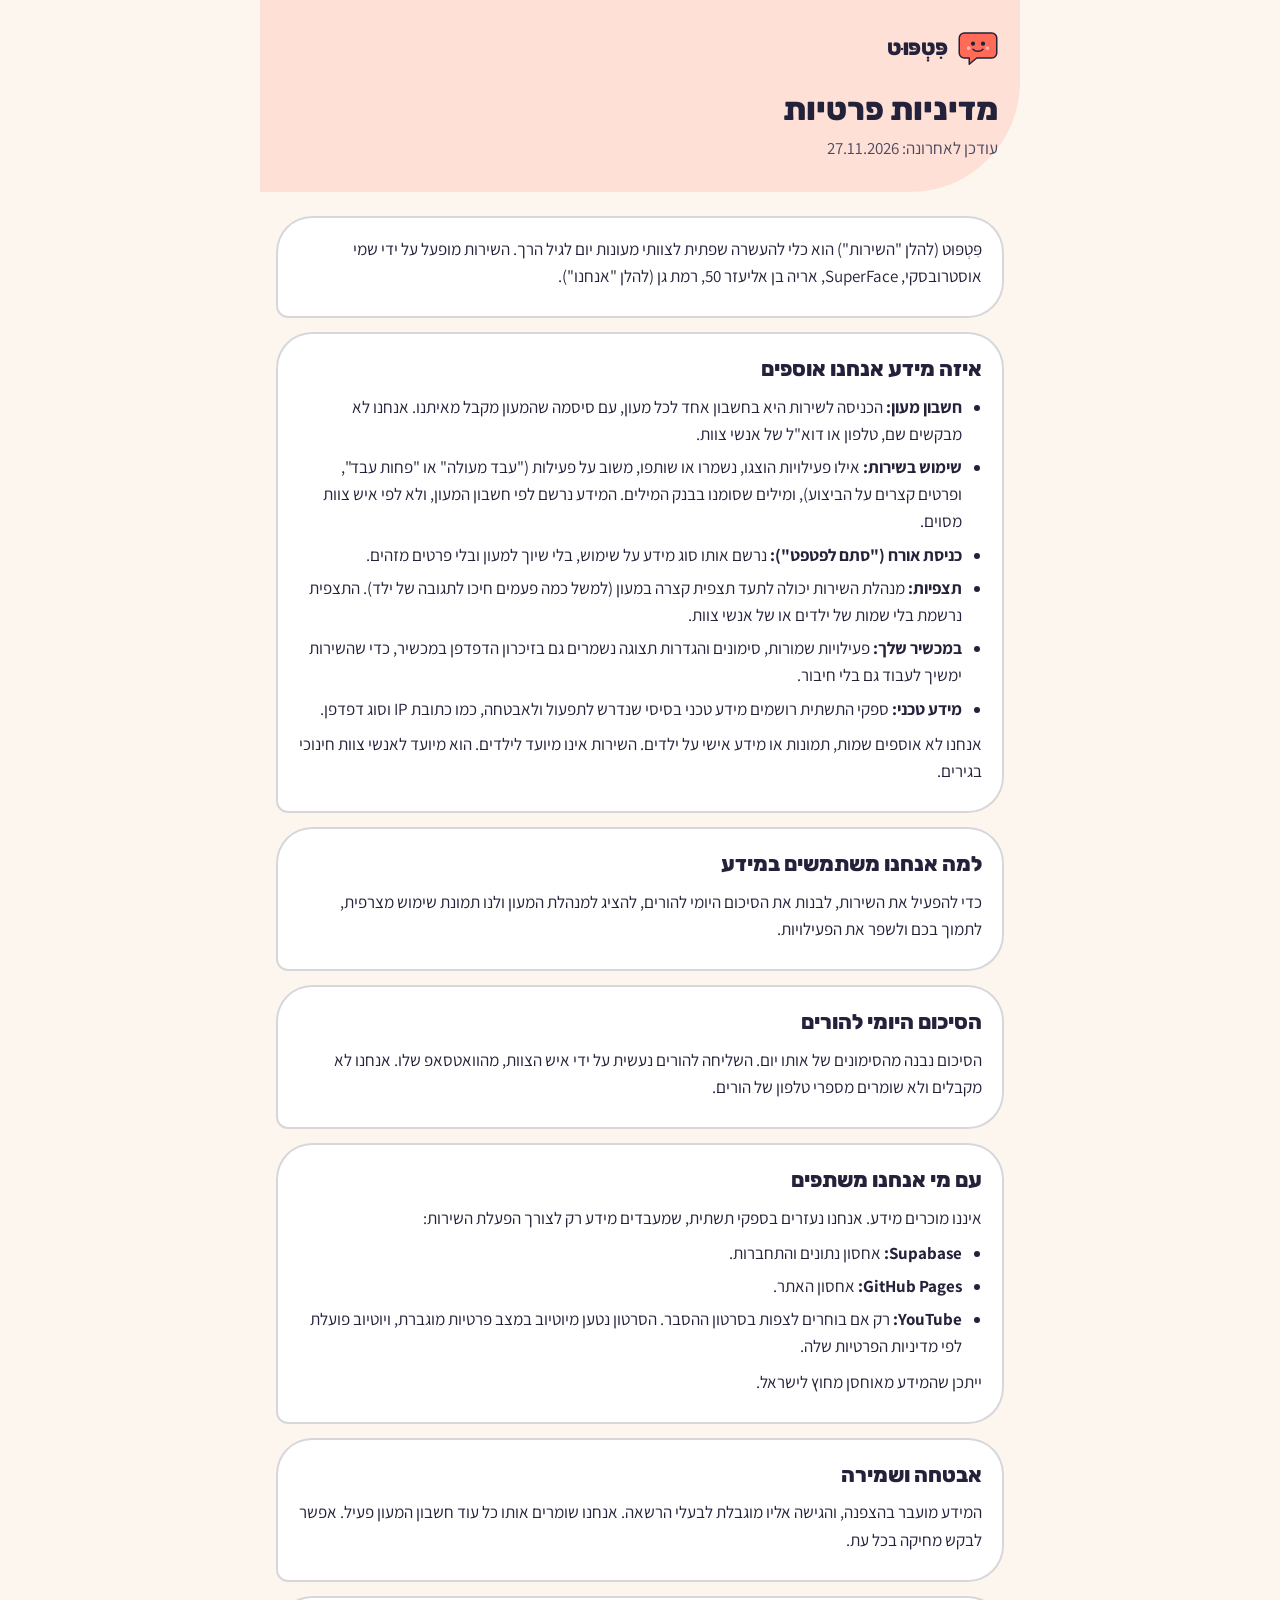
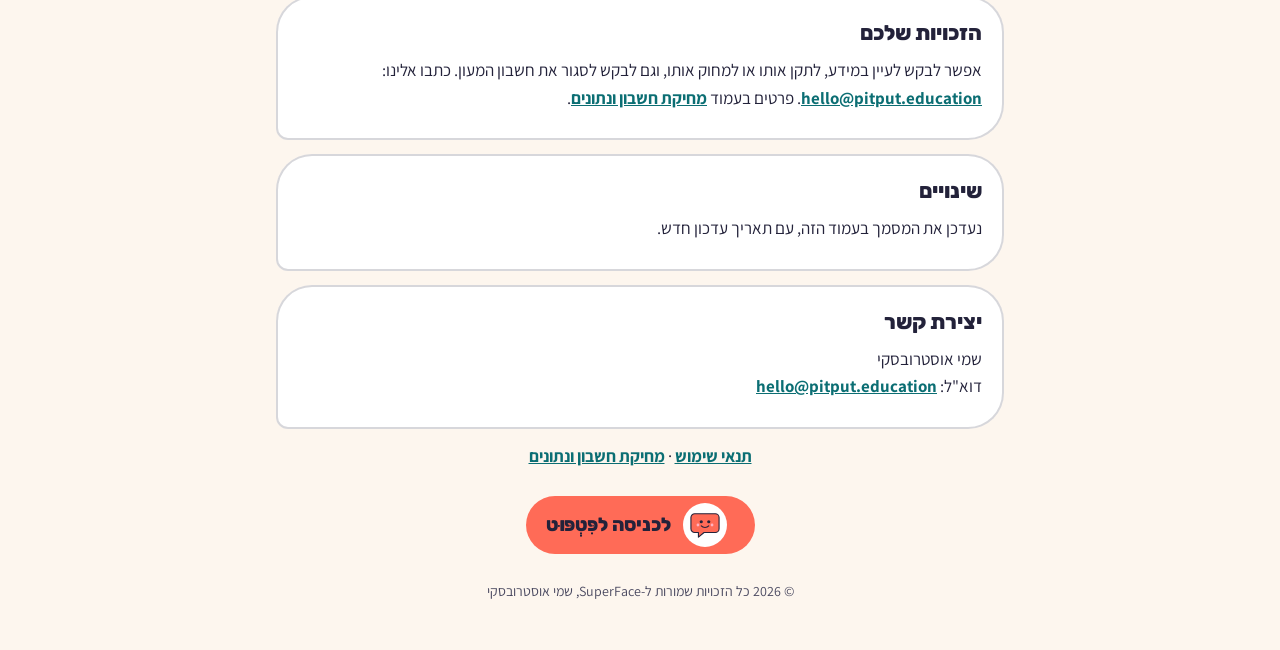
<file: privacy/index.html>
<!DOCTYPE html>
<html lang="he" dir="rtl">
<head>
<meta charset="utf-8">
<meta name="viewport" content="width=device-width, initial-scale=1">
<title>מדיניות פרטיות: פִּטְפּוּט</title>
<meta name="description" content="מדיניות הפרטיות של פִּטְפּוּט, כלי להעשרה שפתית לצוותי מעונות יום.">
<link rel="canonical" href="https://pitput.education/privacy/">
<link rel="icon" href="/img/logo.svg" type="image/svg+xml">
<meta name="theme-color" content="#FF6B57">
<link rel="stylesheet" href="/fonts/fonts.css">
<style>
:root{--coral:#FF6B57;--ink:#23223A;--teal:#0B6E73;--sand:#FDF6EE;--muted:#4A4960}
*{box-sizing:border-box}
body{margin:0;background:var(--sand);color:var(--ink);font-family:Assistant,Arial,sans-serif;font-size:17px;line-height:1.6;text-align:right}
.wrap{max-width:760px;margin:0 auto;padding:0 16px 48px}
header{background:#FFE0D6;border-radius:0 0 110px 0;padding:28px 22px 30px;margin:0 -16px 24px}
.brand{display:inline-flex;align-items:center;gap:10px;font-family:Rubik,Arial,sans-serif;font-weight:800;font-size:22px;color:var(--ink);text-decoration:none}
.brand img{width:40px;height:40px}
h1{font-family:Rubik,Arial,sans-serif;font-weight:800;font-size:32px;line-height:1.2;margin:14px 0 6px}
header p{margin:0;color:var(--muted)}
section{background:#fff;border-radius:36px 36px 36px 12px;padding:20px 22px;margin:0 0 14px;box-shadow:inset 0 0 0 2px rgba(35,34,58,.18)}
h2{font-family:Rubik,Arial,sans-serif;font-weight:800;font-size:21px;margin:0 0 8px}
p{margin:0 0 8px}
ul{margin:0 0 8px;padding:0 20px 0 0}
li{margin:0 0 6px}
a{color:var(--teal);font-weight:700}
.go{display:flex;align-items:center;justify-content:center;gap:12px;width:max-content;margin:26px auto 0;min-height:58px;padding:0 28px 0 20px;border-radius:999px;background:var(--coral);color:var(--ink);text-decoration:none;font-family:Rubik,Arial,sans-serif;font-weight:800;font-size:19px}
.go .ic{width:44px;height:44px;border-radius:50%;background:#fff;display:flex;align-items:center;justify-content:center}
.go img{width:30px;height:30px}
footer{text-align:center;color:var(--muted);font-size:14px;margin-top:26px}
</style>
</head>
<body>
<div class="wrap">
<header>
 <a class="brand" href="https://pitput.education/"><img src="/img/logo.svg" alt="">פִּטְפּוּט</a>
 <h1>מדיניות פרטיות</h1>
 <p>עודכן לאחרונה: 27.11.2026</p>
</header>

<section>
 <p>פִּטְפּוּט (להלן "השירות") הוא כלי להעשרה שפתית לצוותי מעונות יום לגיל הרך. השירות מופעל על ידי שמי אוסטרובסקי, SuperFace, אריה בן אליעזר 50, רמת גן (להלן "אנחנו").</p>
</section>

<section>
 <h2>איזה מידע אנחנו אוספים</h2>
 <ul>
  <li><b>חשבון מעון:</b> הכניסה לשירות היא בחשבון אחד לכל מעון, עם סיסמה שהמעון מקבל מאיתנו. אנחנו לא מבקשים שם, טלפון או דוא"ל של אנשי צוות.</li>
  <li><b>שימוש בשירות:</b> אילו פעילויות הוצגו, נשמרו או שותפו, משוב על פעילות ("עבד מעולה" או "פחות עבד", ופרטים קצרים על הביצוע), ומילים שסומנו בבנק המילים. המידע נרשם לפי חשבון המעון, ולא לפי איש צוות מסוים.</li>
  <li><b>כניסת אורח ("סתם לפטפט"):</b> נרשם אותו סוג מידע על שימוש, בלי שיוך למעון ובלי פרטים מזהים.</li>
  <li><b>תצפיות:</b> מנהלת השירות יכולה לתעד תצפית קצרה במעון (למשל כמה פעמים חיכו לתגובה של ילד). התצפית נרשמת בלי שמות של ילדים או של אנשי צוות.</li>
  <li><b>במכשיר שלך:</b> פעילויות שמורות, סימונים והגדרות תצוגה נשמרים גם בזיכרון הדפדפן במכשיר, כדי שהשירות ימשיך לעבוד גם בלי חיבור.</li>
  <li><b>מידע טכני:</b> ספקי התשתית רושמים מידע טכני בסיסי שנדרש לתפעול ולאבטחה, כמו כתובת IP וסוג דפדפן.</li>
 </ul>
 <p>אנחנו לא אוספים שמות, תמונות או מידע אישי על ילדים. השירות אינו מיועד לילדים. הוא מיועד לאנשי צוות חינוכי בגירים.</p>
</section>

<section>
 <h2>למה אנחנו משתמשים במידע</h2>
 <p>כדי להפעיל את השירות, לבנות את הסיכום היומי להורים, להציג למנהלת המעון ולנו תמונת שימוש מצרפית, לתמוך בכם ולשפר את הפעילויות.</p>
</section>

<section>
 <h2>הסיכום היומי להורים</h2>
 <p>הסיכום נבנה מהסימונים של אותו יום. השליחה להורים נעשית על ידי איש הצוות, מהוואטסאפ שלו. אנחנו לא מקבלים ולא שומרים מספרי טלפון של הורים.</p>
</section>

<section>
 <h2>עם מי אנחנו משתפים</h2>
 <p>איננו מוכרים מידע. אנחנו נעזרים בספקי תשתית, שמעבדים מידע רק לצורך הפעלת השירות:</p>
 <ul>
  <li><b>Supabase:</b> אחסון נתונים והתחברות.</li>
  <li><b>GitHub Pages:</b> אחסון האתר.</li>
  <li><b>YouTube:</b> רק אם בוחרים לצפות בסרטון ההסבר. הסרטון נטען מיוטיוב במצב פרטיות מוגברת, ויוטיוב פועלת לפי מדיניות הפרטיות שלה.</li>
 </ul>
 <p>ייתכן שהמידע מאוחסן מחוץ לישראל.</p>
</section>

<section>
 <h2>אבטחה ושמירה</h2>
 <p>המידע מועבר בהצפנה, והגישה אליו מוגבלת לבעלי הרשאה. אנחנו שומרים אותו כל עוד חשבון המעון פעיל. אפשר לבקש מחיקה בכל עת.</p>
</section>

<section>
 <h2>הזכויות שלכם</h2>
 <p>אפשר לבקש לעיין במידע, לתקן אותו או למחוק אותו, וגם לבקש לסגור את חשבון המעון. כתבו אלינו: <a href="mailto:hello@pitput.education">hello@pitput.education</a>. פרטים בעמוד <a href="/delete-account/">מחיקת חשבון ונתונים</a>.</p>
</section>

<section>
 <h2>שינויים</h2>
 <p>נעדכן את המסמך בעמוד הזה, עם תאריך עדכון חדש.</p>
</section>

<section>
 <h2>יצירת קשר</h2>
 <p>שמי אוסטרובסקי<br>דוא"ל: <a href="mailto:hello@pitput.education">hello@pitput.education</a></p>
</section>

<p style="text-align:center"><a href="/terms/">תנאי שימוש</a> · <a href="/delete-account/">מחיקת חשבון ונתונים</a></p>
<a class="go" href="https://pitput.education/"><span class="ic"><img src="/img/logo.svg" alt=""></span>לכניסה לפִּטְפּוּט</a>
<footer>© 2026 כל הזכויות שמורות ל-SuperFace, שמי אוסטרובסקי</footer>
</div>
</body>
</html>
</file>
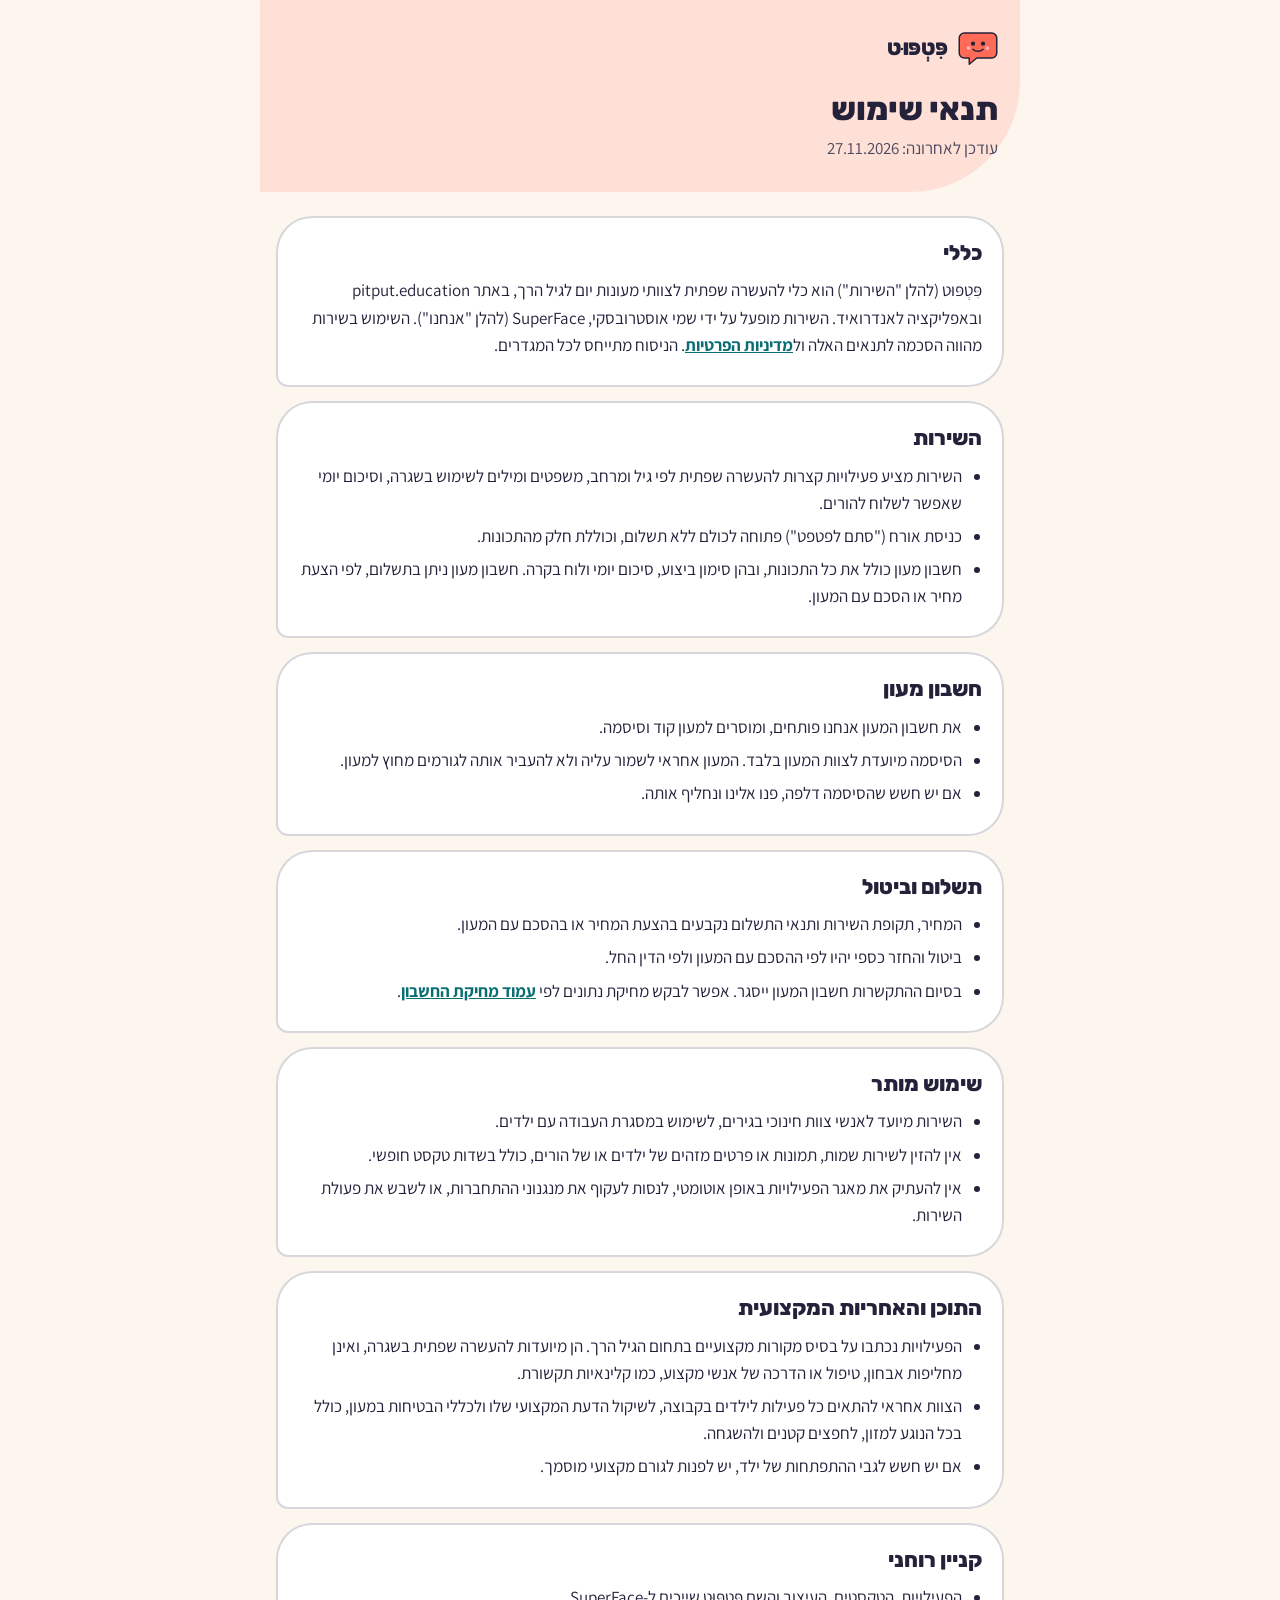
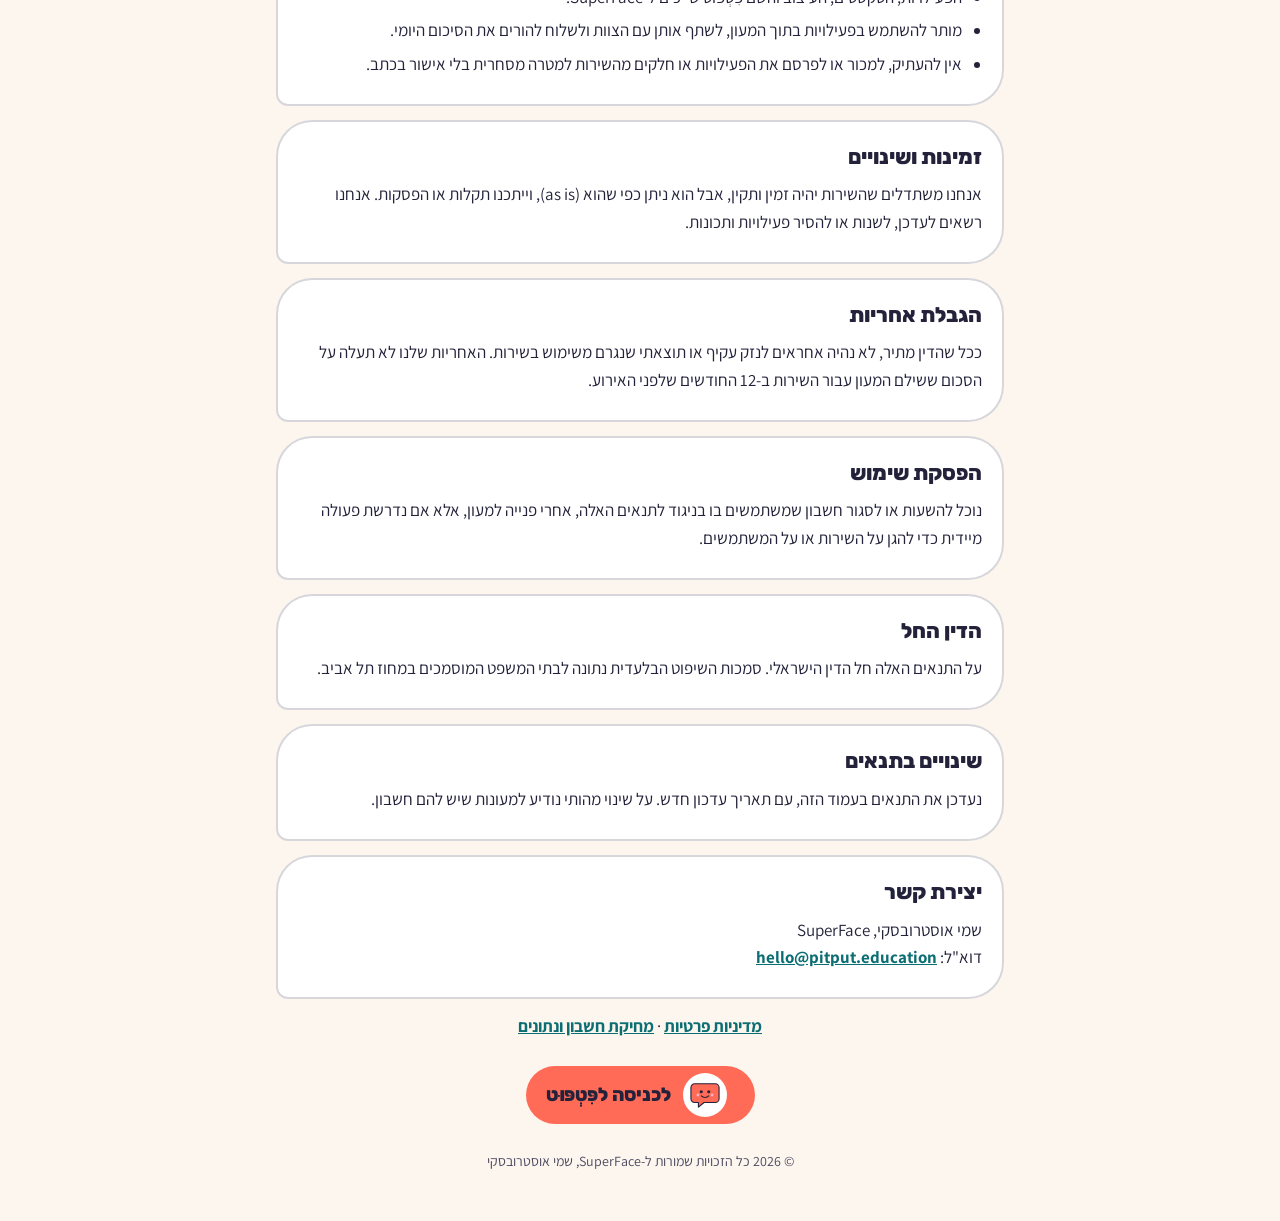
<file: terms/index.html>
<!DOCTYPE html>
<html lang="he" dir="rtl">
<head>
<meta charset="utf-8">
<meta name="viewport" content="width=device-width, initial-scale=1">
<title>תנאי שימוש: פִּטְפּוּט</title>
<meta name="description" content="תנאי השימוש בפִּטְפּוּט, כלי להעשרה שפתית לצוותי מעונות יום.">
<link rel="canonical" href="https://pitput.education/terms/">
<link rel="icon" href="/img/logo.svg" type="image/svg+xml">
<meta name="theme-color" content="#FF6B57">
<link rel="stylesheet" href="/fonts/fonts.css">
<style>
:root{--coral:#FF6B57;--ink:#23223A;--teal:#0B6E73;--sand:#FDF6EE;--muted:#4A4960}
*{box-sizing:border-box}
body{margin:0;background:var(--sand);color:var(--ink);font-family:Assistant,Arial,sans-serif;font-size:17px;line-height:1.6;text-align:right}
.wrap{max-width:760px;margin:0 auto;padding:0 16px 48px}
header{background:#FFE0D6;border-radius:0 0 110px 0;padding:28px 22px 30px;margin:0 -16px 24px}
.brand{display:inline-flex;align-items:center;gap:10px;font-family:Rubik,Arial,sans-serif;font-weight:800;font-size:22px;color:var(--ink);text-decoration:none}
.brand img{width:40px;height:40px}
h1{font-family:Rubik,Arial,sans-serif;font-weight:800;font-size:32px;line-height:1.2;margin:14px 0 6px}
header p{margin:0;color:var(--muted)}
section{background:#fff;border-radius:36px 36px 36px 12px;padding:20px 22px;margin:0 0 14px;box-shadow:inset 0 0 0 2px rgba(35,34,58,.18)}
h2{font-family:Rubik,Arial,sans-serif;font-weight:800;font-size:21px;margin:0 0 8px}
p{margin:0 0 8px}
ul{margin:0 0 8px;padding:0 20px 0 0}
li{margin:0 0 6px}
a{color:var(--teal);font-weight:700}
.go{display:flex;align-items:center;justify-content:center;gap:12px;width:max-content;margin:26px auto 0;min-height:58px;padding:0 28px 0 20px;border-radius:999px;background:var(--coral);color:var(--ink);text-decoration:none;font-family:Rubik,Arial,sans-serif;font-weight:800;font-size:19px}
.go .ic{width:44px;height:44px;border-radius:50%;background:#fff;display:flex;align-items:center;justify-content:center}
.go img{width:30px;height:30px}
footer{text-align:center;color:var(--muted);font-size:14px;margin-top:26px}
</style>
</head>
<body>
<div class="wrap">
<header>
 <a class="brand" href="https://pitput.education/"><img src="/img/logo.svg" alt="">פִּטְפּוּט</a>
 <h1>תנאי שימוש</h1>
 <p>עודכן לאחרונה: 27.11.2026</p>
</header>

 <section>
  <h2>כללי</h2>
  <p>פִּטְפּוּט (להלן "השירות") הוא כלי להעשרה שפתית לצוותי מעונות יום לגיל הרך, באתר pitput.education ובאפליקציה לאנדרואיד. השירות מופעל על ידי שמי אוסטרובסקי, SuperFace (להלן "אנחנו"). השימוש בשירות מהווה הסכמה לתנאים האלה ול<a href="/privacy/">מדיניות הפרטיות</a>. הניסוח מתייחס לכל המגדרים.</p>
 </section>
 <section>
  <h2>השירות</h2>
  <ul>
   <li>השירות מציע פעילויות קצרות להעשרה שפתית לפי גיל ומרחב, משפטים ומילים לשימוש בשגרה, וסיכום יומי שאפשר לשלוח להורים.</li>
   <li>כניסת אורח ("סתם לפטפט") פתוחה לכולם ללא תשלום, וכוללת חלק מהתכונות.</li>
   <li>חשבון מעון כולל את כל התכונות, ובהן סימון ביצוע, סיכום יומי ולוח בקרה. חשבון מעון ניתן בתשלום, לפי הצעת מחיר או הסכם עם המעון.</li>
  </ul>
 </section>
 <section>
  <h2>חשבון מעון</h2>
  <ul>
   <li>את חשבון המעון אנחנו פותחים, ומוסרים למעון קוד וסיסמה.</li>
   <li>הסיסמה מיועדת לצוות המעון בלבד. המעון אחראי לשמור עליה ולא להעביר אותה לגורמים מחוץ למעון.</li>
   <li>אם יש חשש שהסיסמה דלפה, פנו אלינו ונחליף אותה.</li>
  </ul>
 </section>
 <section>
  <h2>תשלום וביטול</h2>
  <ul>
   <li>המחיר, תקופת השירות ותנאי התשלום נקבעים בהצעת המחיר או בהסכם עם המעון.</li>
   <li>ביטול והחזר כספי יהיו לפי ההסכם עם המעון ולפי הדין החל.</li>
   <li>בסיום ההתקשרות חשבון המעון ייסגר. אפשר לבקש מחיקת נתונים לפי <a href="/delete-account/">עמוד מחיקת החשבון</a>.</li>
  </ul>
 </section>
 <section>
  <h2>שימוש מותר</h2>
  <ul>
   <li>השירות מיועד לאנשי צוות חינוכי בגירים, לשימוש במסגרת העבודה עם ילדים.</li>
   <li>אין להזין לשירות שמות, תמונות או פרטים מזהים של ילדים או של הורים, כולל בשדות טקסט חופשי.</li>
   <li>אין להעתיק את מאגר הפעילויות באופן אוטומטי, לנסות לעקוף את מנגנוני ההתחברות, או לשבש את פעולת השירות.</li>
  </ul>
 </section>
 <section>
  <h2>התוכן והאחריות המקצועית</h2>
  <ul>
   <li>הפעילויות נכתבו על בסיס מקורות מקצועיים בתחום הגיל הרך. הן מיועדות להעשרה שפתית בשגרה, ואינן מחליפות אבחון, טיפול או הדרכה של אנשי מקצוע, כמו קלינאיות תקשורת.</li>
   <li>הצוות אחראי להתאים כל פעילות לילדים בקבוצה, לשיקול הדעת המקצועי שלו ולכללי הבטיחות במעון, כולל בכל הנוגע למזון, לחפצים קטנים ולהשגחה.</li>
   <li>אם יש חשש לגבי ההתפתחות של ילד, יש לפנות לגורם מקצועי מוסמך.</li>
  </ul>
 </section>
 <section>
  <h2>קניין רוחני</h2>
  <ul>
   <li>הפעילויות, הטקסטים, העיצוב והשם פִּטְפּוּט שייכים ל-SuperFace.</li>
   <li>מותר להשתמש בפעילויות בתוך המעון, לשתף אותן עם הצוות ולשלוח להורים את הסיכום היומי.</li>
   <li>אין להעתיק, למכור או לפרסם את הפעילויות או חלקים מהשירות למטרה מסחרית בלי אישור בכתב.</li>
  </ul>
 </section>
 <section>
  <h2>זמינות ושינויים</h2>
  <p>אנחנו משתדלים שהשירות יהיה זמין ותקין, אבל הוא ניתן כפי שהוא (as is), וייתכנו תקלות או הפסקות. אנחנו רשאים לעדכן, לשנות או להסיר פעילויות ותכונות.</p>
 </section>
 <section>
  <h2>הגבלת אחריות</h2>
  <p>ככל שהדין מתיר, לא נהיה אחראים לנזק עקיף או תוצאתי שנגרם משימוש בשירות. האחריות שלנו לא תעלה על הסכום ששילם המעון עבור השירות ב-12 החודשים שלפני האירוע.</p>
 </section>
 <section>
  <h2>הפסקת שימוש</h2>
  <p>נוכל להשעות או לסגור חשבון שמשתמשים בו בניגוד לתנאים האלה, אחרי פנייה למעון, אלא אם נדרשת פעולה מיידית כדי להגן על השירות או על המשתמשים.</p>
 </section>
 <section>
  <h2>הדין החל</h2>
  <p>על התנאים האלה חל הדין הישראלי. סמכות השיפוט הבלעדית נתונה לבתי המשפט המוסמכים במחוז תל אביב.</p>
 </section>
 <section>
  <h2>שינויים בתנאים</h2>
  <p>נעדכן את התנאים בעמוד הזה, עם תאריך עדכון חדש. על שינוי מהותי נודיע למעונות שיש להם חשבון.</p>
 </section>
 <section>
  <h2>יצירת קשר</h2>
  <p>שמי אוסטרובסקי, SuperFace<br>דוא"ל: <a href="mailto:hello@pitput.education">hello@pitput.education</a></p>
 </section>

<p style="text-align:center"><a href="/privacy/">מדיניות פרטיות</a> · <a href="/delete-account/">מחיקת חשבון ונתונים</a></p>
<a class="go" href="https://pitput.education/"><span class="ic"><img src="/img/logo.svg" alt=""></span>לכניסה לפִּטְפּוּט</a>
<footer>© 2026 כל הזכויות שמורות ל-SuperFace, שמי אוסטרובסקי</footer>
</div>
</body>
</html>
</file>
<file: fonts/fonts.css>
@font-face {
  font-family: 'Rubik';
  font-style: normal;
  font-display: swap;
  font-weight: 500;
  src: url(/fonts/rubik-hebrew-500-normal.woff2) format('woff2');
  unicode-range: U+0307-0308,U+0590-05FF,U+200C-2010,U+20AA,U+25CC,U+FB1D-FB4F;
}
@font-face {
  font-family: 'Rubik';
  font-style: normal;
  font-display: swap;
  font-weight: 500;
  src: url(/fonts/rubik-latin-500-normal.woff2) format('woff2');
  unicode-range: U+0000-00FF,U+0131,U+0152-0153,U+02BB-02BC,U+02C6,U+02DA,U+02DC,U+0304,U+0308,U+0329,U+2000-206F,U+20AC,U+2122,U+2191,U+2193,U+2212,U+2215,U+FEFF,U+FFFD;
}
@font-face {
  font-family: 'Rubik';
  font-style: normal;
  font-display: swap;
  font-weight: 700;
  src: url(/fonts/rubik-hebrew-700-normal.woff2) format('woff2');
  unicode-range: U+0307-0308,U+0590-05FF,U+200C-2010,U+20AA,U+25CC,U+FB1D-FB4F;
}
@font-face {
  font-family: 'Rubik';
  font-style: normal;
  font-display: swap;
  font-weight: 700;
  src: url(/fonts/rubik-latin-700-normal.woff2) format('woff2');
  unicode-range: U+0000-00FF,U+0131,U+0152-0153,U+02BB-02BC,U+02C6,U+02DA,U+02DC,U+0304,U+0308,U+0329,U+2000-206F,U+20AC,U+2122,U+2191,U+2193,U+2212,U+2215,U+FEFF,U+FFFD;
}
@font-face {
  font-family: 'Rubik';
  font-style: normal;
  font-display: swap;
  font-weight: 800;
  src: url(/fonts/rubik-hebrew-800-normal.woff2) format('woff2');
  unicode-range: U+0307-0308,U+0590-05FF,U+200C-2010,U+20AA,U+25CC,U+FB1D-FB4F;
}
@font-face {
  font-family: 'Rubik';
  font-style: normal;
  font-display: swap;
  font-weight: 800;
  src: url(/fonts/rubik-latin-800-normal.woff2) format('woff2');
  unicode-range: U+0000-00FF,U+0131,U+0152-0153,U+02BB-02BC,U+02C6,U+02DA,U+02DC,U+0304,U+0308,U+0329,U+2000-206F,U+20AC,U+2122,U+2191,U+2193,U+2212,U+2215,U+FEFF,U+FFFD;
}
@font-face {
  font-family: 'Assistant';
  font-style: normal;
  font-display: swap;
  font-weight: 400;
  src: url(/fonts/assistant-hebrew-400-normal.woff2) format('woff2');
  unicode-range: U+0307-0308,U+0590-05FF,U+200C-2010,U+20AA,U+25CC,U+FB1D-FB4F;
}
@font-face {
  font-family: 'Assistant';
  font-style: normal;
  font-display: swap;
  font-weight: 400;
  src: url(/fonts/assistant-latin-400-normal.woff2) format('woff2');
  unicode-range: U+0000-00FF,U+0131,U+0152-0153,U+02BB-02BC,U+02C6,U+02DA,U+02DC,U+0304,U+0308,U+0329,U+2000-206F,U+20AC,U+2122,U+2191,U+2193,U+2212,U+2215,U+FEFF,U+FFFD;
}
@font-face {
  font-family: 'Assistant';
  font-style: normal;
  font-display: swap;
  font-weight: 600;
  src: url(/fonts/assistant-hebrew-600-normal.woff2) format('woff2');
  unicode-range: U+0307-0308,U+0590-05FF,U+200C-2010,U+20AA,U+25CC,U+FB1D-FB4F;
}
@font-face {
  font-family: 'Assistant';
  font-style: normal;
  font-display: swap;
  font-weight: 600;
  src: url(/fonts/assistant-latin-600-normal.woff2) format('woff2');
  unicode-range: U+0000-00FF,U+0131,U+0152-0153,U+02BB-02BC,U+02C6,U+02DA,U+02DC,U+0304,U+0308,U+0329,U+2000-206F,U+20AC,U+2122,U+2191,U+2193,U+2212,U+2215,U+FEFF,U+FFFD;
}
@font-face {
  font-family: 'Assistant';
  font-style: normal;
  font-display: swap;
  font-weight: 700;
  src: url(/fonts/assistant-hebrew-700-normal.woff2) format('woff2');
  unicode-range: U+0307-0308,U+0590-05FF,U+200C-2010,U+20AA,U+25CC,U+FB1D-FB4F;
}
@font-face {
  font-family: 'Assistant';
  font-style: normal;
  font-display: swap;
  font-weight: 700;
  src: url(/fonts/assistant-latin-700-normal.woff2) format('woff2');
  unicode-range: U+0000-00FF,U+0131,U+0152-0153,U+02BB-02BC,U+02C6,U+02DA,U+02DC,U+0304,U+0308,U+0329,U+2000-206F,U+20AC,U+2122,U+2191,U+2193,U+2212,U+2215,U+FEFF,U+FFFD;
}
@font-face {
  font-family: 'Assistant';
  font-style: normal;
  font-display: swap;
  font-weight: 800;
  src: url(/fonts/assistant-hebrew-800-normal.woff2) format('woff2');
  unicode-range: U+0307-0308,U+0590-05FF,U+200C-2010,U+20AA,U+25CC,U+FB1D-FB4F;
}
@font-face {
  font-family: 'Assistant';
  font-style: normal;
  font-display: swap;
  font-weight: 800;
  src: url(/fonts/assistant-latin-800-normal.woff2) format('woff2');
  unicode-range: U+0000-00FF,U+0131,U+0152-0153,U+02BB-02BC,U+02C6,U+02DA,U+02DC,U+0304,U+0308,U+0329,U+2000-206F,U+20AC,U+2122,U+2191,U+2193,U+2212,U+2215,U+FEFF,U+FFFD;
}
</file>
